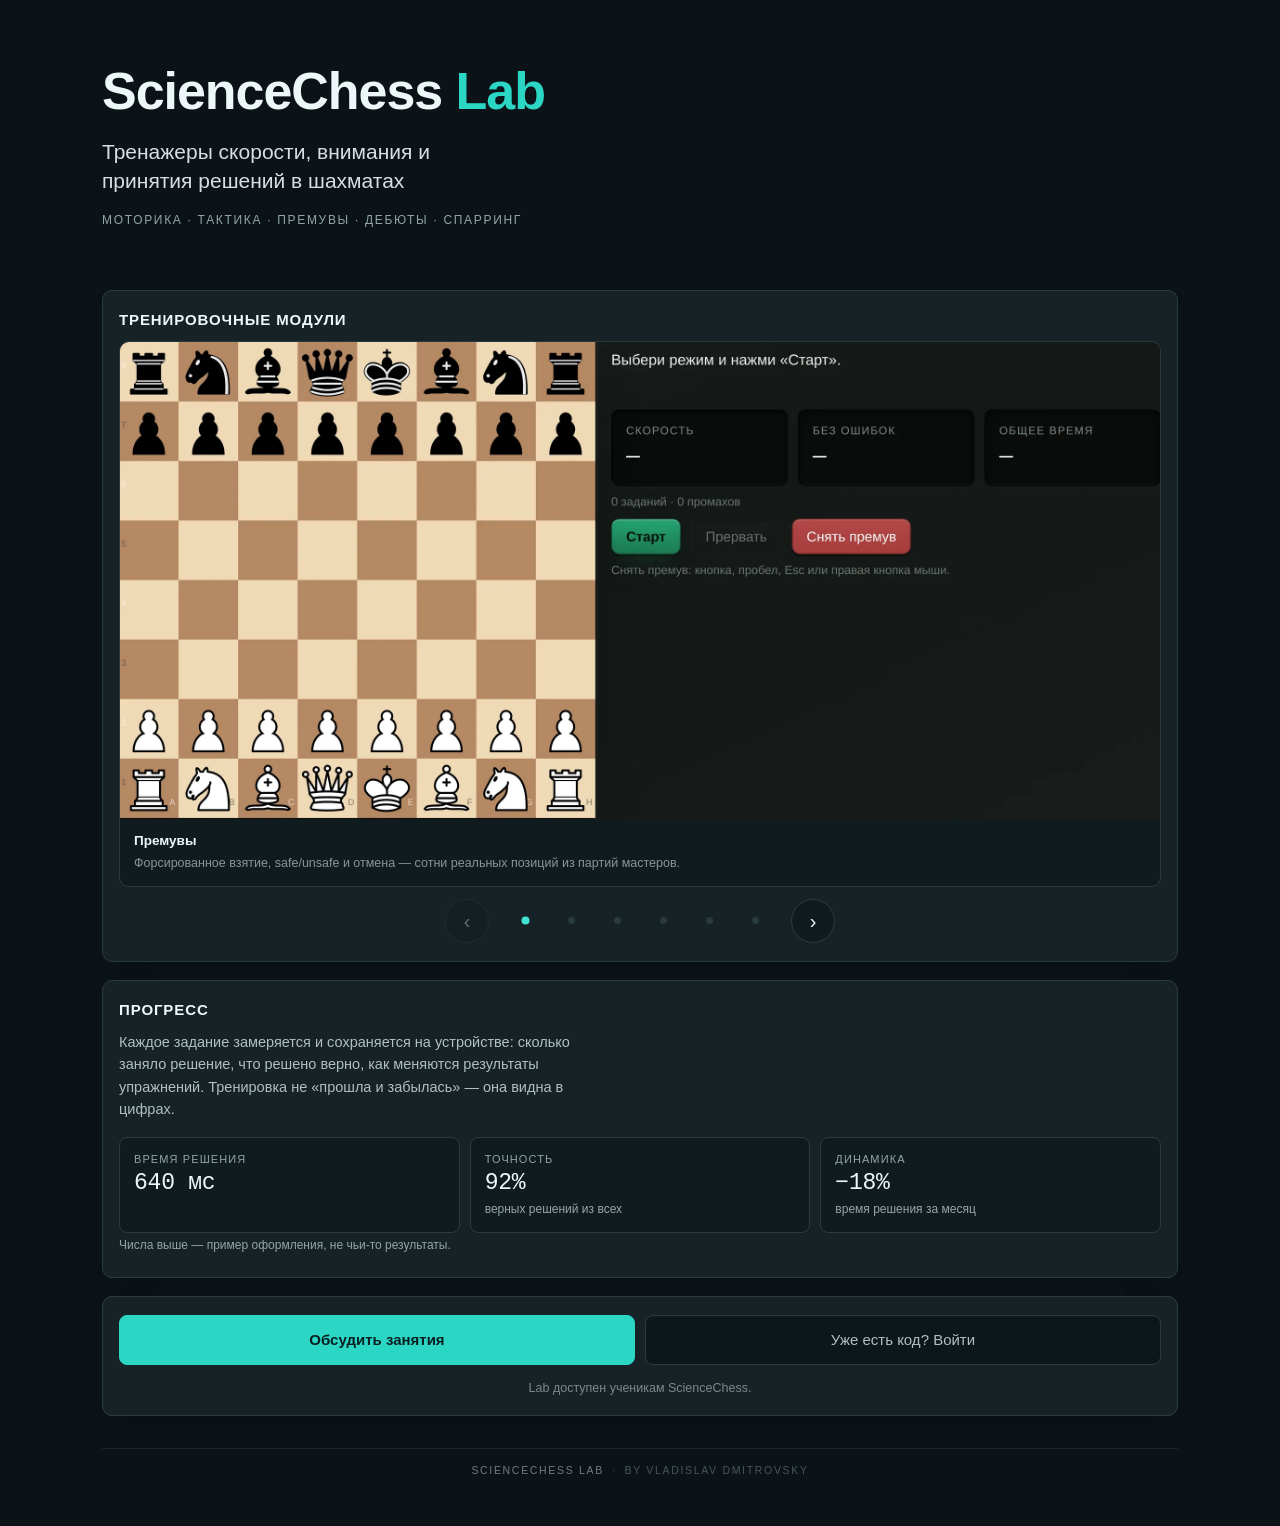
<file: lab/index.html>
<!doctype html>
<html lang="ru">
  <head>
    <meta charset="UTF-8" />
    <script src="./ui-theme.js"></script>
    <!-- Масштабирование пальцами разрешено намеренно: maximum-scale=1 и
         user-scalable=no запрещали зум даже там, где он реально нужен
         (мелкий текст, доска на маленьком экране) — доступность важнее
         косметической невозможности случайно отмасштабировать интерфейс. -->
    <meta name="viewport" content="width=device-width, initial-scale=1.0, viewport-fit=cover" />
    <meta name="theme-color" content="#161512" />
    <meta name="apple-mobile-web-app-capable" content="yes" />
    <meta name="apple-mobile-web-app-status-bar-style" content="black-translucent" />
    <meta name="apple-mobile-web-app-title" content="Chess Lab" />
    <link rel="icon" type="image/png" href="./icon-192.png" />
    <link rel="apple-touch-icon" href="./icon-192.png" />
    <title>ScienceChess Lab</title>
    <script type="module" crossorigin src="./assets/index-DAWzlZnY.js"></script>
    <link rel="stylesheet" crossorigin href="./assets/index-CS6i9L5t.css">
  <link rel="manifest" href="./manifest.webmanifest"></head>
  <body>
    <div id="app">
      <header id="brand">
        <span class="brand-name">ScienceChess <span class="brand-accent">Lab</span></span>
        <span class="brand-by">by Vladislav Dmitrovsky</span>
      </header>
      <nav id="tabs" aria-label="Основная навигация">
        <div class="tabs-row tabs-row--primary" id="tabs-primary">
          <div class="tabs-scroll" id="tabs-primary-scroll"></div>
        </div>
        <div class="tabs-row tabs-row--secondary" id="tabs-secondary" aria-label="Тренировки"></div>
      </nav>
      <main id="view"></main>
      <footer id="credit">
        <span class="credit-name">ScienceChess Lab</span>
        <span class="credit-sep" aria-hidden="true">·</span>
        <span class="credit-by">by Vladislav Dmitrovsky</span>
      </footer>
    </div>
  </body>
</html>
</file>
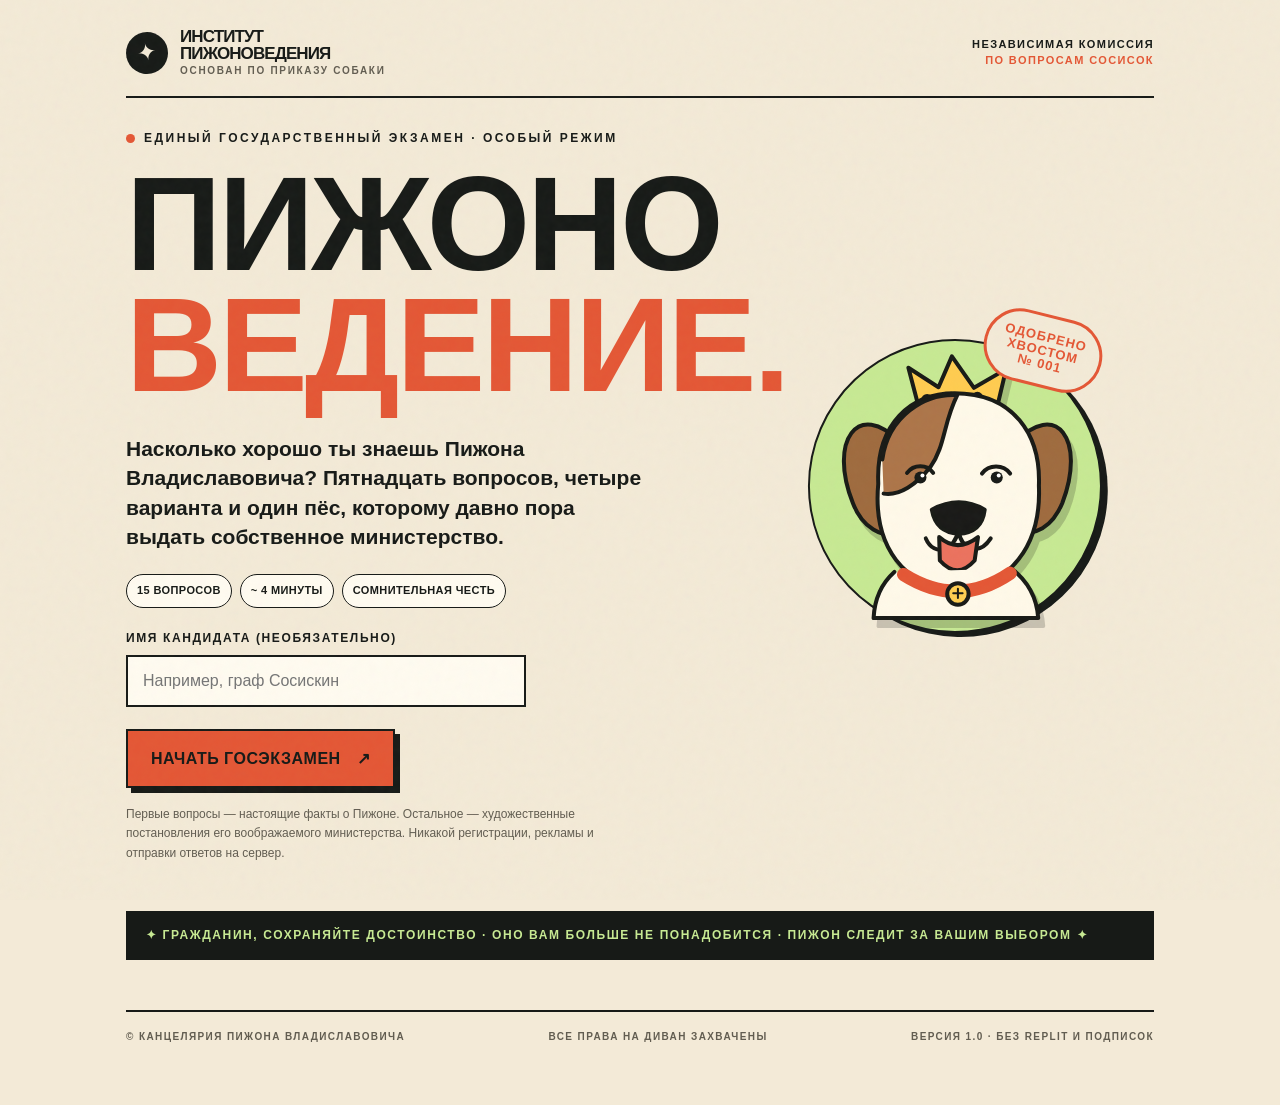
<file: pijon/index.html>
<!doctype html>
<html lang="ru">
<head>
<meta charset="utf-8">
<meta name="viewport" content="width=device-width, initial-scale=1, viewport-fit=cover">
<meta name="theme-color" content="#f3ead7">
<meta name="description" content="ПИЖОНОВЕДЕНИЕ. Нелепо серьёзный экзамен на право находиться в одном государстве с Пижоном Владиславовичем.">
<title>Пижоноведение · Государственный экзамен</title>
<style>
:root{--ink:#171a17;--paper:#f3ead7;--paper2:#fffbf0;--red:#e45735;--lime:#c7e993;--muted:#625d51;--line:#23231e;--shade:5px 5px 0 var(--ink)}*{box-sizing:border-box}html{scroll-behavior:smooth}body{margin:0;color:var(--ink);background:var(--paper);font-family:Arial,Helvetica,sans-serif;font-size:16px;line-height:1.45;overflow-x:hidden}body:before{content:"";pointer-events:none;position:fixed;inset:0;z-index:20;opacity:.13;background-image:url("data:image/svg+xml,%3Csvg viewBox='0 0 160 160' xmlns='http://www.w3.org/2000/svg'%3E%3Cfilter id='n'%3E%3CfeTurbulence type='fractalNoise' baseFrequency='.7' numOctaves='3' stitchTiles='stitch'/%3E%3C/filter%3E%3Crect width='100%25' height='100%25' filter='url(%23n)' opacity='.25'/%3E%3C/svg%3E")}button,input{font:inherit}button{cursor:pointer}button:focus-visible,input:focus-visible{outline:3px solid var(--red);outline-offset:4px}.shell{max-width:1080px;margin:auto;padding:28px 26px 60px}.mast{display:flex;align-items:center;justify-content:space-between;gap:14px;border-bottom:2px solid var(--ink);padding-bottom:18px}.seal{display:flex;align-items:center;gap:12px}.seal-icon{height:42px;width:42px;background:var(--ink);color:var(--paper);display:grid;place-items:center;border-radius:50%;font-size:23px;transform:rotate(-12deg)}.seal-name{font-weight:900;letter-spacing:-.9px;font-size:17px;line-height:1.02}.seal-sub{display:block;font:700 10px/1.5 Arial;letter-spacing:1.7px;color:var(--muted)}.gov{font-size:11px;font-weight:900;letter-spacing:1.4px;text-align:right;text-transform:uppercase}.gov em{display:block;color:var(--red);font-style:normal}.stage{min-height:540px;animation:appear .35s ease-out}@keyframes appear{from{opacity:.3;transform:translateY(10px)}to{opacity:1;transform:translateY(0)}}.eyebrow{display:flex;align-items:center;gap:9px;font-size:12px;font-weight:900;letter-spacing:2.5px;text-transform:uppercase;margin:32px 0 17px}.dot{height:9px;width:9px;background:var(--red);border-radius:100%;display:inline-block}.display{font-family:Impact,'Arial Narrow',Arial,sans-serif;font-weight:900;letter-spacing:-3px;text-transform:uppercase;line-height:.91;font-size:clamp(63px,10.5vw,133px);margin:0}.display span{display:block;color:var(--red)}.hero-layout{display:grid;grid-template-columns:1.15fr .85fr;align-items:center;gap:20px}.lead{font-size:clamp(17px,2vw,21px);line-height:1.4;max-width:520px;margin:28px 0 22px;font-weight:700}.info-pills{display:flex;flex-wrap:wrap;gap:8px;margin:22px 0}.pill{border:1.5px solid var(--ink);padding:8px 10px;border-radius:100px;font-weight:800;text-transform:uppercase;font-size:11px;letter-spacing:.4px;background:var(--paper2)}.hero-art{position:relative;min-height:380px;display:grid;place-items:center}.sun{position:absolute;width:min(100%,390px);aspect-ratio:1;border:2px solid var(--ink);background:var(--lime);border-radius:50%;box-shadow:var(--shade);transform:rotate(-10deg)}.dog{position:relative;width:min(100%,420px);z-index:1;filter:drop-shadow(5px 8px 0 rgba(25,25,20,.2));animation:bob 4s ease-in-out infinite}@keyframes bob{50%{transform:rotate(-3deg) translateY(-8px)}}.stamp{position:absolute;z-index:3;right:0;top:18px;transform:rotate(14deg);border:3px solid var(--red);color:var(--red);background:var(--paper);border-radius:100px;padding:13px 15px;text-align:center;font-size:13px;font-weight:900;line-height:1.05;text-transform:uppercase;letter-spacing:1px}.btn{border:2px solid var(--ink);background:var(--red);color:var(--ink);padding:16px 23px;min-height:56px;display:inline-flex;align-items:center;justify-content:center;gap:16px;font-weight:900;text-transform:uppercase;letter-spacing:.5px;box-shadow:var(--shade);transition:transform .12s,box-shadow .12s;text-decoration:none}.btn:hover{transform:translate(2px,2px);box-shadow:3px 3px 0 var(--ink)}.btn:active{transform:translate(5px,5px);box-shadow:none}.btn.dark{background:var(--ink);color:var(--paper2)}.btn.cream{background:var(--paper2)}.btn.wide{width:100%}.btn:disabled{opacity:.5;cursor:not-allowed}.input-wrap{max-width:400px;margin:16px 0 22px}.input-wrap label{font-size:12px;font-weight:900;text-transform:uppercase;letter-spacing:1.6px;display:block;margin-bottom:8px}.input-wrap input{border:2px solid var(--ink);background:var(--paper2);padding:14px 15px;width:100%;height:52px;border-radius:0;outline:none}.fineprint{font-size:12px;max-width:510px;color:var(--muted);line-height:1.6;margin-top:17px}.ticker{margin:36px 0 0;background:var(--ink);color:var(--lime);border:2px solid var(--ink);padding:14px 18px;font-size:12px;font-weight:900;text-transform:uppercase;letter-spacing:1.6px;white-space:normal}.quiz-top{display:flex;justify-content:space-between;align-items:baseline;gap:16px;margin-top:35px}.subtle{font-size:12px;color:var(--muted);font-weight:900;letter-spacing:1.4px;text-transform:uppercase}.counter{font:900 clamp(38px,6vw,58px)/1 Impact,Arial,sans-serif;letter-spacing:-1px}.counter small{font-size:.48em;color:var(--muted)}.progress{margin:15px 0 30px;width:100%;height:12px;border:2px solid var(--ink);background:var(--paper2);overflow:hidden}.progress-bar{height:100%;background:var(--red);transition:width .3s}.question-grid{display:grid;grid-template-columns:1fr 250px;gap:36px}.question-card{min-width:0}.question-type{font-size:12px;font-weight:900;letter-spacing:2px;text-transform:uppercase;color:var(--red);margin-bottom:17px}.question{font-size:clamp(29px,4.7vw,47px);font-weight:900;line-height:1.09;letter-spacing:-1.6px;margin:0 0 26px;max-width:740px}.choices{display:grid;gap:11px}.choice{border:2px solid var(--ink);background:var(--paper2);min-height:68px;width:100%;text-align:left;display:flex;align-items:center;gap:16px;padding:12px 16px;transition:background .15s,transform .15s;line-height:1.3;font-weight:750}.choice:not([disabled]):hover{background:var(--lime);transform:translateX(4px)}.choice b{border:2px solid var(--ink);height:34px;min-width:34px;display:grid;place-items:center;font-size:14px;font-weight:900;flex-shrink:0}.choice.correct{background:var(--lime)}.choice.wrong{background:#ffc6b6}.choice.dim{opacity:.46}.choice:disabled{cursor:default}.response{margin-top:18px;border:2px solid var(--ink);box-shadow:3px 3px 0 var(--ink);background:var(--lime);padding:17px 19px;animation:appear .22s}.response.nope{background:#fbd3c6}.response h3{font-weight:900;font-size:16px;letter-spacing:.8px;margin:0 0 5px;text-transform:uppercase}.response p{margin:0;line-height:1.5}.quiz-actions{display:flex;flex-wrap:wrap;justify-content:space-between;align-items:center;gap:15px;margin-top:23px}.back{border:0;background:transparent;font-size:13px;font-weight:900;text-decoration:underline;text-underline-offset:5px;color:var(--ink);padding:14px 0}.sidebar{border:2px solid var(--ink);background:#e7dfc9;height:max-content;padding:20px;transform:rotate(1deg);box-shadow:var(--shade)}.side-title{font-size:12px;font-weight:900;letter-spacing:1px;text-transform:uppercase;padding-bottom:11px;border-bottom:2px solid}.side-big{font-family:Impact,Arial,sans-serif;font-size:83px;letter-spacing:-3px;line-height:1;margin:14px 0}.side-caption{font-size:13px;color:var(--muted);font-weight:700}.side-badge{background:var(--ink);color:var(--paper);font-size:11px;line-height:1.4;font-weight:900;text-transform:uppercase;letter-spacing:1px;padding:12px;margin-top:25px}.result{padding-top:22px}.result-hero{display:grid;grid-template-columns:1.15fr .85fr;gap:30px;align-items:center}.result .display{font-size:clamp(55px,9.3vw,110px)}.score-line{font:900 clamp(70px,11vw,130px)/1 Impact,Arial,sans-serif;letter-spacing:-6px;margin:20px 0 6px}.score-line span{color:var(--red);font-size:.5em;letter-spacing:-2px}.rank{font-size:clamp(23px,4vw,37px);font-weight:900;line-height:1.1;letter-spacing:-.8px;margin:18px 0}.rank-info{font-size:18px;line-height:1.55;font-weight:650;max-width:600px}.result-stamp{font-weight:900;text-align:center;background:var(--lime);border:3px solid var(--ink);padding:35px 18px;box-shadow:var(--shade);transform:rotate(3deg)}.result-stamp .medal{font-size:100px;line-height:1.3}.result-stamp p{font-weight:900;letter-spacing:1.7px;font-size:12px;text-transform:uppercase}.result-actions{display:flex;flex-wrap:wrap;gap:15px;margin-top:26px}.breakdown{border-top:2px solid;margin-top:47px;padding-top:20px}.breakdown h3{font-weight:900;letter-spacing:-1px;font-size:27px}.break-item{display:flex;gap:12px;padding:11px 0;border-bottom:1px solid rgba(0,0,0,.2);font-size:14px}.break-item .symbol{font-size:20px;width:25px;flex:0 0 25px}.foot{display:flex;justify-content:space-between;gap:22px;border-top:2px solid var(--ink);margin-top:50px;padding-top:18px;font-weight:900;font-size:10px;letter-spacing:1.4px;text-transform:uppercase;color:var(--muted)}.toast{position:fixed;bottom:22px;left:50%;transform:translateX(-50%);background:var(--ink);color:var(--paper2);font-weight:800;font-size:14px;padding:14px 20px;box-shadow:var(--shade);z-index:50;max-width:90vw;text-align:center}.confetti{pointer-events:none;position:fixed;inset:0;overflow:hidden;z-index:30}.confetti i{position:absolute;width:8px;height:17px;top:-30px;opacity:.95;animation:fall var(--dur) linear forwards;transform:rotate(var(--angle));background:var(--color)}@keyframes fall{to{transform:translate(var(--drift),105vh) rotate(940deg);opacity:0}}@media(max-width:780px){.shell{padding:18px 18px 45px}.hero-layout,.result-hero{grid-template-columns:1fr}.hero-art{grid-row:1;min-height:260px}.hero-art .sun{width:250px}.dog{width:280px}.stamp{right:5%;top:0}.display{font-size:clamp(57px,12vw,95px)}.hero-copy{grid-row:2}.lead{margin-top:22px}.quiz-top{margin-top:25px}.question-grid{grid-template-columns:1fr;gap:15px}.sidebar{display:none}.question{font-size:clamp(28px,7.5vw,44px)}.result-stamp{max-width:300px;margin:auto;width:100%;grid-row:1}.result .display{font-size:clamp(54px,11.5vw,98px)}.result-actions .btn{flex:1}.ticker{margin-top:28px}.gov{font-size:9px}.foot{flex-wrap:wrap}.quiz-actions .btn{min-width:170px}}@media(prefers-reduced-motion:reduce){*,*:before,*:after{scroll-behavior:auto!important;animation:none!important;transition:none!important}}
</style>
</head>
<body>
<div class="shell"><header class="mast"><div class="seal"><div class="seal-icon" aria-hidden="true">✦</div><div><div class="seal-name">ИНСТИТУТ<br>ПИЖОНОВЕДЕНИЯ</div><span class="seal-sub">ОСНОВАН ПО ПРИКАЗУ СОБАКИ</span></div></div><div class="gov">НЕЗАВИСИМАЯ КОМИССИЯ<em>ПО ВОПРОСАМ СОСИСОК</em></div></header><main id="app" aria-live="polite"></main><footer class="foot"><span>© Канцелярия Пижона Владиславовича</span><span>Все права на диван захвачены</span><span>Версия 1.0 · Без Replit и подписок</span></footer></div>
<script>
/* РЕДАКТОР КОНТЕНТА: меняйте тексты, ответы (correct: 0..3) и реплики здесь. */
const QUESTIONS = [
{type:'ФАКТ ИЗ БИОГРАФИИ',q:'Кем по породе является Пижон Владиславович, если отбросить его императорские претензии?',a:['Джек-рассел-терьером','Кавказской овчаркой в командировке','Карликовым директором ЖЭКа','Бельгийской королевской сосиской'],correct:0,ok:'В документах значится джек-рассел. В душе — верховный главнокомандующий диванными войсками.',no:'Порода официально известна. Мегаломания в родословную, к сожалению, не вписывается.'},
{type:'ФАКТ ИЗ БИОГРАФИИ',q:'Когда родился этот маленький исторический катаклизм?',a:['1 января 2024 года','15 февраля 2025 года','12 июня 2026 года','В день падения Римской империи'],correct:1,ok:'15 февраля 2025 года. Человечество не заметило смены эпох, зато диван уже начал тревожиться.',no:'Историческая дата — 15 февраля 2025. Запишите, прежде чем вас лишат права подавать корм.'},
{type:'ФАКТ ИЗ БИОГРАФИИ',q:'Как звучит полное официальное имя субъекта данного расследования?',a:['Пётр Джекрасселевич','Пижон Владиславович','Сэр Гавриил Колбасов','Геннадий Пятнистый'],correct:1,ok:'Пижон Владиславович. Отчество не наследуется. Оно назначается сверху, точнее — с дивана.',no:'Пижон Владиславович. Неверно оформленные документы отправляются на обнюхивание.'},
{type:'ФАКТ ИЗ БИОГРАФИИ',q:'Что Пижон реально любит делать на прогулках, заставляя человека пересмотреть понятие свободы?',a:['Медитировать, созерцая лужайку','Тянуть поводок и оставлять метки','Двигаться исключительно рядом по уставу','Писать философские трактаты на коре берёзы'],correct:1,ok:'Тянет и метит. Для него прогулка — это передел границ и тест прочности твоего плеча.',no:'В реальной биографии фигурируют тяга поводка и метки. Стоицизм пока не зарегистрирован.'},
{type:'ФАКТ ИЗ БИОГРАФИИ',q:'Какая гастрономическая привычка Пижона заставляет хозяина сканировать тротуар, словно сапёра?',a:['Отказ от еды после 18:00','Подбирание подозрительной еды с земли','Любовь к петрушке в белом соусе','Требование меню на латыни'],correct:1,ok:'Подбирает с земли. Концепция «пищевой безопасности» для него звучит как буржуазная ересь.',no:'Главная проблема — подбирание с земли. Остальное пока не подтверждено ветеринарной разведкой.'},
{type:'САТИРИЧЕСКАЯ РЕКОНСТРУКЦИЯ',q:'Пижон видит холодильник. Что это, по его конституции?',a:['Холодильный агрегат класса А','Хранилище народных сосисок, незаконно захваченное человеком','Нейтральная полоса между кухней и коридором','Место, где живёт снеговик'],correct:1,ok:'Национализация холодильника объявлена. Хозяину оставлен один огурец и чувство вины.',no:'Верный ответ — народное достояние. Холодильник уже внесён в реестр стратегических сосисок.'},
{type:'САТИРИЧЕСКАЯ РЕКОНСТРУКЦИЯ',q:'Во время ужина хозяин не делится едой. Каков первый шаг операции «Человеческая совесть»?',a:['Уважительно отойти и заняться чтением Канта','Начать неподвижно смотреть так, будто в семье совершено военное преступление','Вызвать официанта и оплатить счёт','Попросить взаймы соль'],correct:1,ok:'Гипноз включён. Через 11 секунд хозяин начинает оправдываться перед собакой, которая не платит за квартиру.',no:'Пижоновская дипломатия начинается со взгляда, от которого даже Ницше отдал бы котлету.'},
{type:'САТИРИЧЕСКАЯ РЕКОНСТРУКЦИЯ',q:'Как Пижон понимает фразу «мы идём гулять»?',a:['«Сейчас я культурно пройдусь»','«Мне выделили человека-тягач и доступ к спорной территории»','«Надо проверить прогноз осадков»','«Иду на заседание ассоциации пуделей»'],correct:1,ok:'Человек в этой системе — не гражданин. Он лишь двухногая рукоятка от поводка.',no:'В политической теории Пижона поводок — средство управления персоналом.'},
{type:'САТИРИЧЕСКАЯ РЕКОНСТРУКЦИЯ',q:'В 03:17 обнаружена подозрительная лужа. Как называется событие в официальном бюллетене?',a:['«Влажный государственный переворот»','«Метеорологическая аномалия Сахары»','«Реконструкция Невского проспекта»','«Фестиваль чистой плитки»'],correct:0,ok:'Переворот состоялся. Сухая прихожая капитулировала, историки пребывают в слезах.',no:'В официальном летописании это «Влажный государственный переворот». Без права на обжалование.'},
{type:'САТИРИЧЕСКАЯ РЕКОНСТРУКЦИЯ',q:'Хозяин пытается поспать подольше. Какая у Пижона реакция на эту антигосударственную диверсию?',a:['Самостоятельно закрыть дверь и выключить свет','Объявить внеплановое заседание у кровати с применением мокрого носа','Отправить хозяину дипломатическую ноту','Пожелать спокойных снов через SMS'],correct:1,ok:'Комиссия по пробуждению приступила к работе. Сон граждан отменён в интересах морды.',no:'Спать может лишь тот, кому выдано разрешение пижоновской канцелярии.'},
{type:'САТИРИЧЕСКАЯ РЕКОНСТРУКЦИЯ',q:'Во дворе появился ещё один кобель. Какова наиболее вероятная политическая риторика Пижона?',a:['«Мировой рынок допускает свободную конкуренцию»','«Кто разрешил тебе обнюхивать мою геополитическую сферу влияния?»','«Добро пожаловать, господин аудитор»','«Я не интересуюсь земельными вопросами»'],correct:1,ok:'Международный кризис начался на уровне столба. Совет безопасности обнюхивает ситуацию.',no:'Пижоновский суверенитет начинается там, где кончается чужое терпение.'},
{type:'САТИРИЧЕСКАЯ РЕКОНСТРУКЦИЯ',q:'Пижон услышал шуршание пакета. Каков его следующий карьерный шаг?',a:['Остаться младшим аналитиком дивана','Назначить себя главным инспектором пакетов и немедленно прибыть на место','Записаться на онлайн-курсы упаковки','Передать полномочия комнатному растению'],correct:1,ok:'Инспектор уже прибыл. Юрисдикция распространяется на кухню, спальню и пакеты случайных прохожих.',no:'Шуршание автоматически открывает вакансию главного инспектора, которую Пижон занимает без конкурса.'},
{type:'САТИРИЧЕСКАЯ РЕКОНСТРУКЦИЯ',q:'Если бы Пижон преподавал философию, какой тезис стал бы первым?',a:['«Я мыслю, следовательно, существую»','«Меня кормят, следовательно, мир ещё не совсем прогнил»','«Бытие определяет небытие»','«Счастье есть отсутствие любых запахов»'],correct:1,ok:'Декарт уничтожен одним мисочным силлогизмом. Истина лежит на дне кормушки.',no:'Фундамент пижоновской метафизики — не сознание, а регулярность поставок еды.'},
{type:'САТИРИЧЕСКАЯ РЕКОНСТРУКЦИЯ',q:'Что означает команда «Ко мне!» в переводе с человеческого на пижоновский?',a:['Приказ, подлежащий немедленному исполнению','Необязательное предложение, которое рассмотрят после изучения куста','Сигнал к началу шахматной партии','Просьба принести тапочки'],correct:1,ok:'Обращение зарегистрировано. Срок рассмотрения — от пяти секунд до следующей геологической эпохи.',no:'Команда носит рекомендательный характер. Решение принимает куст, а не человек.'},
{type:'ФИНАЛЬНЫЙ ГОСЭКЗАМЕН',q:'Чем на самом деле заканчивается любая попытка установить справедливый порядок в доме Пижона?',a:['Единогласно принятым семейным уставом','Торжественным признанием: квартира принадлежит Пижону, люди находятся на временной передержке','Передачей власти пылесосу','Созданием общества равных прав тапочек'],correct:1,ok:'Вы постигли высший закон пижоноведения: собственность — фикция, пока у неё есть лапы и наглая морда.',no:'Неверно. Жильцы — временные сотрудники, а квартира давно приватизирована хвостом.'}
];
const RANKS=[
{min:0,max:2,name:'ПОСТОРОННИЙ У ПОМОЙКИ ПИЖОНОВСКОЙ ИМПЕРИИ',desc:'Ты явился на собачий экзамен с уровнем подготовки ржавого ершика. Пижон потребовал проверить, не проник ли в комиссию переодетый пылесос.',symbol:'🧻'},
{min:3,max:5,name:'МЛАДШИЙ ПОДМЕТАЛЬЩИК СОБАЧЬЕГО ДВОРЦА',desc:'Некоторое знание заметно, но пока тебя допускают лишь к церемониальному выносу пакетов. Высшая мысль Пижона проходит мимо, как маршрутка в снегопад.',symbol:'🧹'},
{min:6,max:8,name:'УЧАСТКОВЫЙ ПИЖОНОВЕД НА ПОЛСТАВКИ',desc:'Ты способен отличить Пижона от табуретки и даже распознаёшь угрозу холодильнику. В придворном архиве открыли на тебя папку «условно вменяем».',symbol:'📋'},
{min:9,max:11,name:'КАНДИДАТ СОБАЧЬИХ НАУК',desc:'Диссертация на тему «Мокрый нос как инструмент государственного давления» почти защищена. Осталось убедить академсовет, что лужа — это политический жест.',symbol:'🎓'},
{min:12,max:13,name:'ПРИДВОРНЫЙ ИДЕОЛОГ ПИЖОНИЗМА',desc:'Ты читаешь геополитику каждого куста и понимаешь, почему пакет шуршит громче голоса разума. Тебе разрешено стоять рядом с миской, но не есть из неё.',symbol:'🏅'},
{min:14,max:15,name:'ВЕРХОВНЫЙ ЖРЕЦ ПИЖОНОВСКОЙ ЦИВИЛИЗАЦИИ',desc:'Твой разум пережил все пятнадцать испытаний. Пижон подписал указ: «Этого двуногого пока не выселять». Более высокой награды человечество не получало.',symbol:'👑'}
];
const STORAGE='pijonovedenie-v1';
let state={screen:'home',index:0,answers:Array(QUESTIONS.length).fill(null),name:''};
try{const prev=JSON.parse(localStorage.getItem(STORAGE));if(prev && ['home','quiz','result'].includes(prev.screen) && Array.isArray(prev.answers)&&prev.answers.length===QUESTIONS.length){state={...state,...prev};state.index=Math.max(0,Math.min(QUESTIONS.length-1,Number(state.index)||0));}}catch(e){}
const $=id=>document.getElementById(id);
const app=$('app');
function save(){try{localStorage.setItem(STORAGE,JSON.stringify(state))}catch(e){}}
function h(s){return String(s??'').replace(/[&<>"']/g,c=>({'&':'&amp;','<':'&lt;','>':'&gt;','"':'&quot;',"'":'&#39;'}[c]))}
function score(){return state.answers.reduce((total,a,i)=>total+(a===QUESTIONS[i].correct?1:0),0)}
function dog(){return `<svg class="dog" viewBox="0 0 440 440" role="img" aria-label="Весёлый рисунок джек-рассел-терьера Пижона в короне" xmlns="http://www.w3.org/2000/svg"><g stroke="#181a16" stroke-width="6" stroke-linejoin="round" stroke-linecap="round"><path d="M170 119 150 43 195 72 215 26 248 73 296 45 278 121" fill="#ffcc50"/><circle cx="214" cy="89" r="7" fill="#e45735"/><circle cx="178" cy="91" r="6" fill="#e45735"/><circle cx="253" cy="88" r="6" fill="#e45735"/><path d="M137 154C75 90 30 152 67 245c14 36 42 55 77 45M308 156c63-67 108-5 72 89-16 38-39 47-73 46" fill="#9f6b3e"/><path d="M105 216c-4-91 50-135 114-135 88 0 129 62 126 138 4 92-45 150-122 159-77-8-127-65-118-162Z" fill="#fff9e9"/><path d="M111 180c9-65 64-99 112-96-21 42-18 76-40 107-20 26-47 44-70 40" fill="#ad7549"/><path d="M148 200c10-13 30-13 39 0" fill="none"/><path d="M260 201c10-14 32-14 42 0" fill="none"/><circle cx="168" cy="207" r="9" fill="#171a17" stroke="none"/><circle cx="282" cy="207" r="9" fill="#171a17" stroke="none"/><circle cx="171" cy="204" r="3" fill="white" stroke="none"/><circle cx="285" cy="204" r="3" fill="white" stroke="none"/><path d="M185 255q41-22 79 0-4 34-39 36-34-2-40-36Z" fill="#191917"/><path d="M224 286c-3 28-35 42-48 12m49-11c5 29 31 37 48 11" fill="none"/><path d="M196 296q27 24 58 0l-5 35q-26 29-52 0Z" fill="#eb725e"/><path d="M129 348q-29 26-31 69h246q-3-46-40-74" fill="#fff9e9"/><path d="M143 352q81 51 159-2" fill="none" stroke="#e45735" stroke-width="20"/><circle cx="224" cy="381" r="16" fill="#ffce51"/><path d="M217 380h14m-7-7v14" stroke-width="3"/></g></svg>`}
function renderHome(){app.innerHTML=`<section class="stage hero-layout"><div class="hero-copy"><div class="eyebrow"><span class="dot"></span>Единый государственный экзамен · Особый режим</div><h1 class="display">ПИЖОНО<span>ВЕДЕНИЕ.</span></h1><p class="lead">Насколько хорошо ты знаешь Пижона Владиславовича? Пятнадцать вопросов, четыре варианта и один пёс, которому давно пора выдать собственное министерство.</p><div class="info-pills"><span class="pill">15 вопросов</span><span class="pill">~ 4 минуты</span><span class="pill">Сомнительная честь</span></div><div class="input-wrap"><label for="name">Имя кандидата (необязательно)</label><input id="name" placeholder="Например, граф Сосискин" maxlength="30" value="${h(state.name)}"></div><button class="btn" id="start">НАЧАТЬ ГОСЭКЗАМЕН <span aria-hidden="true">↗</span></button><p class="fineprint">Первые вопросы — настоящие факты о Пижоне. Остальное — художественные постановления его воображаемого министерства. Никакой регистрации, рекламы и отправки ответов на сервер.</p></div><div class="hero-art"><div class="sun"></div>${dog()}<div class="stamp">ОДОБРЕНО<br>ХВОСТОМ<br>№ 001</div></div></section><div class="ticker">✦ Гражданин, сохраняйте достоинство · Оно вам больше не понадобится · Пижон следит за вашим выбором ✦</div>`;$('name').addEventListener('input',e=>{state.name=e.target.value;save()});$('start').onclick=()=>{state.screen='quiz';state.index=0;save();render();};}
function renderQuiz(){const q=QUESTIONS[state.index],ans=state.answers[state.index],answered=ans!==null;const done=state.answers.filter(x=>x!==null).length;app.innerHTML=`<section class="stage"><div class="quiz-top"><div><div class="subtle">Аттестационное дело № 001 · ${h(state.name||'анонимный двуногий')}</div><div class="counter">${String(state.index+1).padStart(2,'0')} <small>/ ${QUESTIONS.length}</small></div></div><div class="subtle">В деле: ${done} / ${QUESTIONS.length}</div></div><div class="progress" role="progressbar" aria-valuenow="${state.index+1}" aria-valuemin="1" aria-valuemax="${QUESTIONS.length}"><div class="progress-bar" style="width:${100*(state.index+1)/QUESTIONS.length}%"></div></div><div class="question-grid"><div class="question-card"><div class="question-type">${h(q.type)} · Вопрос ${state.index+1}</div><h2 class="question">${h(q.q)}</h2><div class="choices">${q.a.map((label,i)=>{let cl='choice';if(answered){if(i===q.correct)cl+=' correct';else if(i===ans)cl+=' wrong';else cl+=' dim';}return `<button class="${cl}" type="button" data-choice="${i}" ${answered?'disabled':''}><b>${'АБВГ'[i]}</b><span>${h(label)}</span></button>`}).join('')}</div>${answered?`<div class="response ${ans===q.correct?'':'nope'}" role="status"><h3>${ans===q.correct?'✓ Комиссия одобряет':'✗ Позор в личное дело'}</h3><p>${h(ans===q.correct?q.ok:q.no)}</p></div>`:''}<div class="quiz-actions"><button class="back" id="back">← ${state.index===0?'На главную':'Предыдущий вопрос'}</button><button class="btn dark" id="next" ${!answered?'disabled':''}>${state.index===QUESTIONS.length-1?'ВЫНЕСТИ ПРИГОВОР':'СЛЕДУЮЩИЙ ВОПРОС'} ↗</button></div></div><aside class="sidebar"><div class="subtle">Внутренний протокол</div><div class="side-big">${String(score()).padStart(2,'0')}</div><div class="side-caption">Заслуженных баллов. Пижон сохраняет право на пересмотр.</div><div class="side-badge">«Экзаменуемый признаётся условно разумным до вынесения результата»</div></aside></div></section>`;document.querySelectorAll('[data-choice]').forEach(b=>b.onclick=()=>{const i=Number(b.dataset.choice);state.answers[state.index]=i;save();render();});$('back').onclick=()=>{if(state.index===0){state.screen='home'}else{state.index--}save();render()};$('next').onclick=()=>{if(state.answers[state.index]===null)return;if(state.index===QUESTIONS.length-1){state.screen='result'}else{state.index++}save();render();if(state.screen==='result')celebrate()};}
function renderResult(){const s=score(),rank=RANKS.find(r=>s>=r.min&&s<=r.max)||RANKS[0];app.innerHTML=`<section class="stage result"><div class="eyebrow"><span class="dot"></span>Секретный указ опубликован</div><div class="result-hero"><div><h1 class="display">ВЕРДИКТ<span>ВЫНЕСЕН.</span></h1><div class="subtle">${h(state.name||'Уважаемый безымянный субъект')}, ваше дело рассмотрено</div><div class="score-line">${s}<span> / ${QUESTIONS.length}</span></div><div class="rank">${h(rank.name)}</div><p class="rank-info">${h(rank.desc)}</p><div class="result-actions"><button class="btn" id="share">ПОДЕЛИТЬСЯ ПОЗОРОМ ↗</button><button class="btn cream" id="restart">ПРОЙТИ СНОВА ↻</button></div></div><div class="result-stamp"><div class="medal">${rank.symbol}</div><p>Министерство Пижона<br>удостоверяет результат</p><div style="font:900 44px Impact,Arial,sans-serif">${s} / ${QUESTIONS.length}</div><p>Печать поставлена мокрым носом</p></div></div><div class="breakdown"><h3>РАССЕКРЕЧЕННЫЙ ПРОТОКОЛ</h3>${QUESTIONS.map((q,i)=>`<div class="break-item"><span class="symbol">${state.answers[i]===q.correct?'✓':'✗'}</span><span>${h(q.q)}</span></div>`).join('')}</div></section>`;$('restart').onclick=()=>{state={screen:'home',index:0,answers:Array(QUESTIONS.length).fill(null),name:state.name};save();render()};$('share').onclick=()=>shareResult(s,rank)}
async function shareResult(s,rank){const text=`Я прошёл государственный экзамен по пижоноведению: ${s}/${QUESTIONS.length}. Мой титул: «${rank.name}». А ты выдержишь встречу с Пижоном Владиславовичем?`;const url=location.protocol==='http:'||location.protocol==='https:'?location.href.split('#')[0]:'';try{if(navigator.share&&url){await navigator.share({title:'Пижоноведение',text,url});return}}catch(e){if(e.name==='AbortError')return}try{await navigator.clipboard.writeText(text+(url?'\n'+url:''));toast('Результат скопирован. Пижон доволен.')}catch(e){const box=document.createElement('textarea');box.value=text+(url?'\n'+url:'');document.body.appendChild(box);box.select();try{document.execCommand('copy');toast('Результат скопирован.')}catch(e){toast('Скопируйте результат вручную.')}box.remove()}}
function toast(text){document.querySelector('.toast')?.remove();const el=document.createElement('div');el.className='toast';el.setAttribute('role','status');el.textContent=text;document.body.append(el);setTimeout(()=>el.remove(),2900)}
function celebrate(){if(window.matchMedia('(prefers-reduced-motion: reduce)').matches)return;const c=document.createElement('div');c.className='confetti';for(let i=0;i<48;i++){const bit=document.createElement('i');bit.style.cssText=`left:${Math.random()*100}%;--dur:${3+Math.random()*2}s;--angle:${Math.random()*360}deg;--drift:${(Math.random()-.5)*280}px;--color:${['#e45735','#c7e993','#ffcf4c','#171a17'][i%4]};animation-delay:${Math.random()*.8}s`;c.append(bit)}document.body.append(c);setTimeout(()=>c.remove(),6000)}
function render(){if(state.screen==='quiz')renderQuiz();else if(state.screen==='result'&&state.answers.every(a=>a!==null))renderResult();else renderHome();window.scrollTo({top:0,behavior:'instant'})}
window.addEventListener('keydown',e=>{if(state.screen!=='quiz'||state.answers[state.index]!==null||e.altKey||e.metaKey||e.ctrlKey||e.target.tagName==='INPUT')return;const n=Number(e.key);if(n>=1&&n<=4){document.querySelector(`[data-choice="${n-1}"]`)?.click()}});
render();
</script>
</body></html>
</file>
<file: lab/assets/index-CS6i9L5t.css>
.mathlab{--ml-teal:#3bd0ba;--ml-amber:#efb558;--ml-line:#3b5550;--ml-bg:#10221f;max-width:1050px;color:var(--fg-strong);margin:0 auto;padding-bottom:24px}.mathlab *{min-width:0}.mathlab h1{margin:16px 0 24px;font-size:clamp(27px,4vw,36px)}.mathlab h2{letter-spacing:0;text-transform:none;font-size:21px}.mathlab h3{margin:0 0 12px;font-size:17px;font-weight:500}.mathlab p{line-height:1.6}.mathlab .ml-eyebrow{color:var(--ml-teal);letter-spacing:.12em;margin-bottom:0}.mathlab .ml-intro{max-width:50ch;color:var(--fg);font-size:18px}.mathlab .ml-cards{grid-template-columns:repeat(2,minmax(0,1fr));gap:18px;margin:28px 0;display:grid}.mathlab .ml-card{border:1px solid var(--ml-line);background:var(--panel);color:inherit;border-radius:14px;flex-direction:column;align-items:flex-start;padding:26px;text-decoration:none;transition:border-color .15s;display:flex}.mathlab .ml-card:hover{border-color:var(--ml-teal)}.mathlab .ml-symbol{letter-spacing:.1em;color:var(--ml-teal);min-height:44px;font-size:28px;font-weight:600}.mathlab .ml-card:nth-child(2n) .ml-symbol{color:var(--ml-amber)}.mathlab .ml-card h2{margin:16px 0 0}.mathlab .ml-card p{color:var(--fg);margin-bottom:24px}.mathlab .ml-card-link{color:var(--ml-teal);margin-top:auto}.mathlab .ml-panel{border:1px solid var(--border);background:var(--panel);border-radius:14px;margin:20px 0;padding:24px}.mathlab summary{cursor:pointer;align-content:center;min-height:44px;font-size:18px;display:list-item}.mathlab .ml-fields{border:0;grid-template-columns:repeat(auto-fit,minmax(185px,1fr));align-items:end;gap:18px;margin:0;padding:20px 0 0;display:grid}.mathlab .ml-field{color:var(--fg);flex-direction:column;gap:8px;font-size:15px;display:flex}.mathlab input,.mathlab select{font:inherit;border:1px solid var(--ml-line);background:var(--well);min-height:46px;color:var(--fg-strong);border-radius:8px;width:100%;padding:10px}.mathlab input[type=checkbox]{width:26px;height:26px;min-height:26px;accent-color:var(--ml-teal)}.mathlab input[type=range]{width:100%;min-height:52px;accent-color:var(--ml-teal);cursor:ew-resize;padding:0}.mathlab .btn{white-space:normal;min-height:46px;box-shadow:none;background:var(--panel2);border:1px solid var(--ml-line);padding:10px 16px;font-size:16px}.mathlab .ml-primary{color:#fff;background:#116659;border-color:#329a88}.mathlab button:disabled{opacity:.45;cursor:default}.mathlab :focus-visible{outline:3px solid var(--ml-amber);outline-offset:4px}.mathlab [hidden]{display:none!important}.mathlab .ml-back{min-height:44px;color:var(--ml-teal);align-items:center;text-decoration:none;display:inline-flex}.mathlab .ml-actions{flex-wrap:wrap;align-items:center;gap:12px;margin-top:22px;display:flex}.mathlab .ml-number-choices{flex-wrap:wrap;gap:6px;display:flex}.mathlab .ml-number-choices .btn{min-width:44px;padding:8px}.mathlab [aria-pressed=true]{border-color:var(--ml-teal);background:var(--ml-bg)}.mathlab .ml-progress{color:var(--ml-teal);font-variant-numeric:tabular-nums;margin:0 0 12px}.mathlab .ml-equation{text-align:center;font-variant-numeric:tabular-nums;overflow-wrap:anywhere;margin:24px 0 30px;font-size:clamp(28px,5vw,48px);font-weight:600;line-height:1.4}.mathlab .ml-instruction{color:var(--fg);margin:16px 0;font-size:17px}.mathlab .ml-answer-form{flex-wrap:wrap;justify-content:center;align-items:flex-end;gap:14px;margin-top:24px;display:flex}.mathlab .ml-answer-field{flex-direction:column;flex:120px;gap:8px;max-width:210px;display:flex}.mathlab .ml-answer-field input{text-align:center;min-width:70px;font-size:27px}.mathlab .ml-feedback{font-size:19px}.mathlab .ml-correct{color:var(--ml-teal);animation:.18s ease-out ml-appear}.mathlab .ml-retry{color:var(--ml-amber)}.mathlab .ml-muted{color:var(--fg);font-size:14px}.mathlab .ml-stats{grid-template-columns:repeat(auto-fit,minmax(120px,1fr));gap:12px;display:grid}.mathlab .ml-stat{background:var(--well);border:1px solid var(--border);border-radius:10px;flex-direction:column;gap:10px;padding:18px;display:flex}.mathlab .ml-stat span{color:var(--fg)}.mathlab .ml-stat strong{font-size:27px}.mathlab .ml-history{padding:0;list-style:none}.mathlab .ml-history li{border-bottom:1px solid var(--border);flex-wrap:wrap;justify-content:space-between;gap:10px;padding:15px 0;display:flex}.mathlab .ml-history li span{color:var(--fg);font-size:14px}.mathlab .ml-frame{border:2px solid var(--ml-line);background:var(--well);border-radius:12px;grid-template-rows:repeat(2,1fr);grid-template-columns:repeat(5,minmax(0,1fr));gap:7px;width:100%;max-width:420px;margin:20px auto;padding:10px;display:grid}.mathlab .ml-cell{aspect-ratio:1;background:0 0;border:1px solid #52665f;border-radius:7px;justify-content:center;align-items:center;min-height:0;padding:0;display:flex;position:relative}.mathlab button.ml-cell{touch-action:manipulation;opacity:1;cursor:pointer;width:100%}.mathlab button.ml-cell.ml-amber{touch-action:none}.mathlab button.ml-cell:disabled{cursor:default}.mathlab .ml-ball{aspect-ratio:1;background:var(--ml-teal);border:2px solid #c1f8ed;border-radius:50%;width:66%;display:block}.mathlab .ml-amber .ml-ball{background:var(--ml-amber);border:3px double #51360c}.mathlab .ml-teal .ml-ball{background:var(--ml-teal)}.mathlab .ml-boxes{grid-template-columns:repeat(2,minmax(0,1fr));gap:24px;display:grid}.mathlab .ml-boxes h3{text-align:center}.mathlab .ml-full{border-color:var(--ml-teal);transition:border-color .18s}.mathlab .ml-cell.ml-selected{outline:3px solid var(--ml-amber);outline-offset:1px}.mathlab .ml-cell.ml-drop-target{border-color:var(--ml-teal);outline:2px solid var(--ml-teal);background:#19564d}.mathlab .ml-drag-ghost{z-index:10000;pointer-events:none;justify-content:center;align-items:center;width:42px;height:42px;display:flex;position:fixed;transform:translate(-50%,-50%)}.mathlab .ml-drag-ghost .ml-ball{width:100%}.mathlab .ml-parts{justify-content:center;gap:6px;margin:28px 0;display:flex}.mathlab .ml-part{aspect-ratio:1;border:1px solid var(--ml-line);border-radius:6px;flex:1;justify-content:center;align-items:center;max-width:60px;display:flex}.mathlab .ml-whole-picker{justify-content:center;align-items:center;gap:15px;display:flex}.mathlab .ml-whole-picker label{max-width:140px}.mathlab .ml-whole-picker button{min-width:46px;font-size:24px}.mathlab .ml-legend{color:var(--fg);text-align:center;margin:8px 0 24px;font-size:14px}.mathlab .ml-dots{border:1px solid var(--ml-line);background:var(--well);border-radius:12px;max-width:480px;height:240px;margin:24px auto;position:relative}.mathlab .ml-dot{aspect-ratio:1;background:var(--ml-teal);border-radius:50%;width:clamp(20px,5vw,30px);position:absolute;transform:translate(-50%,-50%)}.mathlab .ml-dot-cell{border:1px solid var(--ml-line);width:20%;height:50%;position:absolute}.mathlab .ml-ready{height:240px;color:var(--fg);place-items:center;font-size:28px;display:grid}.mathlab .ml-exposure{background:var(--well);border-radius:3px;height:4px;overflow:hidden}.mathlab .ml-exposure span{background:var(--ml-teal);transform-origin:0;height:100%;animation:linear forwards ml-time;display:block}.mathlab .ml-keypad{grid-template-columns:repeat(5,1fr);gap:8px;max-width:400px;margin:22px auto;display:grid}.mathlab .ml-keypad button{padding:8px;font-size:21px}@keyframes ml-time{0%{transform:scaleX(1)}to{transform:scaleX(0)}}@keyframes ml-appear{0%{opacity:.4}to{opacity:1}}@media (width<=650px){.mathlab .ml-cards{grid-template-columns:1fr}.mathlab .ml-panel{padding:18px}.mathlab .ml-boxes{grid-template-columns:1fr;gap:14px}.mathlab .ml-transfer-frame{max-width:350px;margin:10px auto}.mathlab .ml-cell{min-height:44px}.mathlab .ml-parts{gap:3px}.mathlab .ml-part .ml-ball{border-width:1px}.mathlab .ml-fields{grid-template-columns:repeat(2,minmax(0,1fr))}.mathlab .ml-field:has(.ml-number-choices){grid-column:1/-1}.mathlab .ml-dots{height:220px}.mathlab .ml-stats{grid-template-columns:repeat(2,minmax(0,1fr))}}@media (width<=370px){.mathlab .ml-panel{padding:12px}.mathlab .ml-frame{gap:4px;padding:6px}.mathlab .ml-cell{min-height:40px}.mathlab .ml-equation{font-size:27px}.mathlab .ml-fields{grid-template-columns:1fr}}@media (prefers-reduced-motion:reduce){.mathlab *{transition:none!important;animation:none!important}.mathlab .ml-exposure span{transform:scaleX(1)}}.mathlab .ml-splitter{background:linear-gradient(to right,var(--ml-teal) 0 var(--split-visual,var(--split)),var(--ml-amber) var(--split-visual,var(--split)) 100%);border:1px solid var(--ml-line);touch-action:none;-webkit-user-select:none;user-select:none;border-radius:12px;height:56px;margin:16px 22px 44px;position:relative}.mathlab .ml-splitter.ml-flipped{background:linear-gradient(to right,var(--ml-amber) 0 var(--split-visual,var(--split)),var(--ml-teal) var(--split-visual,var(--split)) 100%)}.mathlab .ml-splitter input[type=range]{opacity:0;z-index:2;pointer-events:none;width:calc(100% + 44px);height:56px;margin:0;position:absolute;inset:0 0 0 -22px}.mathlab .ml-splitter:focus-within{outline:3px solid var(--ml-amber);outline-offset:6px}.mathlab .ml-split-handle{left:var(--split-visual,var(--split));border:2px solid var(--fg-strong);background:var(--well);width:44px;color:var(--fg-strong);pointer-events:none;border-radius:12px;place-items:center;font-size:25px;transition:left .1s ease-out;display:grid;position:absolute;top:-6px;bottom:-6px;transform:translate(-50%);box-shadow:0 2px 6px #0004}.mathlab .ml-split-ticks{pointer-events:none;justify-content:space-between;display:flex;position:absolute;inset:0}.mathlab .ml-split-ticks span{text-align:center;font-variant-numeric:tabular-nums;width:0;color:var(--fg-strong);font-size:14px;position:relative;top:64px}.mathlab .ml-split-ticks span:before{content:"";border-left:1px solid #10221f88;height:10px;position:absolute;bottom:30px;left:0}.mathlab .ml-moving .ml-dot{animation:ml-dot-orbit var(--orbit-duration) ease-in-out var(--orbit-delay) infinite}@keyframes ml-dot-orbit{0%,to{transform:translate(calc(-50% - 8px),calc(-50% - 12px))}25%{transform:translate(calc(8px - 50%),calc(-50% - 7px))}50%{transform:translate(calc(7px - 50%),calc(12px - 50%))}75%{transform:translate(calc(-50% - 8px),calc(7px - 50%))}}.mathlab .ml-splitter input[type=range]{appearance:none;background:0 0;border:0;border-radius:0}.mathlab .ml-splitter input[type=range]::-webkit-slider-thumb{appearance:none;background:0 0;border:0;width:44px;height:56px}.mathlab .ml-splitter input[type=range]::-moz-range-thumb{background:0 0;border:0;border-radius:0;width:44px;height:56px}.mathlab .ml-settings .ml-fields{padding-top:8px;display:block}.mathlab .ml-setting-group{border-top:1px solid var(--ml-line);grid-template-columns:repeat(2,minmax(0,1fr));gap:22px 24px;padding:24px 0;display:grid}.mathlab .ml-setting-group:first-child{border-top:0}.mathlab .ml-setting-group>h3{color:var(--fg-strong);grid-column:1/-1;margin:0;font-size:16px}.mathlab .ml-setting-group>.ml-field{justify-content:flex-start;gap:10px}.mathlab .ml-setting-group .ml-toggle-field{border:1px solid var(--ml-line);border-radius:8px;flex-direction:row-reverse;justify-content:flex-end;align-items:center;gap:12px;min-height:46px;padding:10px 12px}.mathlab .ml-toggle-field input{flex:0 0 24px}.mathlab .ml-setting-group .ml-field:has(.ml-number-choices){grid-column:1/-1}.mathlab .ml-settings-footer{border-top:1px solid var(--ml-line);justify-content:flex-end;padding-top:20px;display:flex}@media (width<=650px){.mathlab .ml-setting-group{grid-template-columns:minmax(0,1fr);gap:18px;padding:22px 0}.mathlab .ml-setting-group>h3{grid-column:1}.mathlab .ml-settings-footer .btn{width:100%}}.mathlab .ml-setting-group .ml-field:has(select[aria-label=Количество\ точек]){grid-column:1/-1}.mathlab .ml-setting-group:first-child>h3{display:none}.mathlab .ml-settings .ml-field{opacity:1}.mathlab .ml-sign-board{border:1px solid var(--ml-line);background:var(--well);border-radius:12px;grid-template-columns:repeat(4,minmax(0,1fr));gap:12px;max-width:480px;margin:24px auto;padding:16px;display:grid}.mathlab .ml-sign-board>span{aspect-ratio:1}.mathlab .ml-sign-tile{aspect-ratio:1;border:1px solid var(--ml-line);background:var(--panel);min-height:44px;color:var(--ml-teal);cursor:pointer;border-radius:10px;font-size:clamp(30px,7vw,52px);font-weight:600;line-height:1;position:relative}.mathlab .ml-sign-minus{color:var(--ml-amber)}.mathlab .ml-sign-tile[aria-pressed=true]{outline-offset:2px;background:var(--ml-bg);outline:2px solid}.mathlab .ml-sign-tile[aria-pressed=true]:after{content:"✓";font-size:14px;position:absolute;top:5px;right:5px}.mathlab .ml-sign-tile:disabled{opacity:1}.mathlab .ml-sign-tile small{font-size:14px;position:absolute;bottom:4px;right:6px}.mathlab .ml-sign-form{grid-template-columns:repeat(2,minmax(0,1fr));gap:20px;margin-top:24px;display:grid}.mathlab .ml-sign-answer{border:1px solid var(--ml-line);background:var(--well);border-radius:12px;padding:20px}.mathlab .ml-sign-answer output{font-variant-numeric:tabular-nums;min-height:48px;margin-bottom:12px;font-size:32px;display:block}.mathlab .ml-sign-keys{grid-template-columns:repeat(4,minmax(0,1fr));gap:8px;display:grid}.mathlab .ml-sign-keys .btn{min-width:44px;min-height:44px;padding:8px}.mathlab .ml-sign-form>button{grid-column:1/-1;justify-self:center;min-width:160px}.mathlab .ml-sign-correct{border-color:var(--ml-teal)}.mathlab .ml-sign-wrong{border-color:var(--ml-amber)}@media (width<=650px){.mathlab .ml-sign-form{grid-template-columns:minmax(0,1fr)}.mathlab .ml-sign-board{gap:8px;padding:10px}.mathlab .ml-sign-answer{padding:16px}}.mathlab .ml-sign-answer{--ml-answer-accent:var(--ml-teal);border-top:3px solid var(--ml-answer-accent)}.mathlab .ml-answer-minus{--ml-answer-accent:var(--ml-amber)}.mathlab .ml-sign-count{justify-content:center;align-items:center;gap:18px;margin:18px 0 22px;display:flex}.mathlab .ml-answer-symbol{height:64px;color:var(--ml-answer-accent);border:2px solid;border-radius:12px;flex:0 0 64px;place-items:center;font-size:48px;font-weight:600;line-height:1;display:grid}.mathlab .ml-answer-arrow{color:var(--fg);font-size:27px}.mathlab .ml-sign-answer output{border:2px dashed var(--ml-line);min-width:80px;height:64px;min-height:64px;color:var(--fg);border-radius:12px;place-items:center;margin:0;padding:0 12px;font-size:36px;font-weight:600;line-height:1;display:grid}.mathlab .ml-has-answer output{border-style:solid;border-color:var(--ml-answer-accent);color:var(--fg-strong)}.mathlab .ml-sign-answer .btn[aria-pressed=true]{border:2px solid var(--ml-answer-accent);color:var(--fg-strong);padding:7px}.mathlab .ml-split-hit{z-index:3;touch-action:none;cursor:ew-resize;position:absolute;inset:-10px -22px -32px}.mathlab .ml-splitter.is-dragging .ml-split-handle{transition:none}.mathlab .ml-material-comparison{grid-template-columns:minmax(0,1fr) 64px minmax(0,1fr);align-items:center;gap:14px;margin:28px 0;display:grid}.mathlab .ml-material-group{border:1px solid var(--ml-line);background:var(--well);text-align:center;border-radius:12px;align-self:stretch;padding:18px 10px}.mathlab .ml-material-pieces{flex-wrap:wrap;justify-content:center;align-items:center;gap:8px;min-height:110px;display:flex}.mathlab .ml-material-pieces img{aspect-ratio:1;filter:drop-shadow(0 2px 2px #0005);width:clamp(64px,9vw,94px);height:auto}.mathlab .ml-material-choices{flex-direction:column;gap:10px;display:flex}.mathlab .ml-material-choices .btn{min-height:56px;padding:4px;font-size:30px}.mathlab .ml-material-choices [aria-pressed=true]{border:2px solid var(--ml-teal)}.mathlab .ml-material-reference{text-align:left;color:var(--fg);margin-top:24px}@media (width<=430px){.mathlab .ml-material-comparison{grid-template-columns:minmax(0,1fr) 48px minmax(0,1fr);gap:8px}.mathlab .ml-material-group{padding:12px 4px}.mathlab .ml-material-pieces{gap:4px}.mathlab .ml-material-pieces img{width:64px}}.mathlab .ml-material-total{color:var(--fg-strong);margin:14px 0 0;font-size:20px;font-weight:600}.mathlab .ml-material-piece{flex-direction:column;align-items:center;gap:6px;margin:0;padding:6px 2px;display:flex}.mathlab .ml-material-piece figcaption{color:var(--fg);font-size:13px;line-height:1.3}.mathlab .ml-material-piece img{object-fit:contain;filter:drop-shadow(0 3px 3px #0005)}.mathlab .ml-material-group{position:relative}.mathlab .ml-material-pick{z-index:1;border-radius:inherit;cursor:pointer;touch-action:manipulation;background:0 0;border:0;width:100%;height:100%;padding:0;position:absolute;inset:0}.mathlab .ml-material-pick[aria-pressed=true]{box-shadow:inset 0 0 0 2px var(--ml-teal);background:0 0}.mathlab .ml-material-pick:disabled{cursor:default;opacity:1}@media (hover:hover){.mathlab .ml-material-pick:not(:disabled):hover{box-shadow:inset 0 0 0 2px var(--ml-teal)}}.mathlab .ml-flow-stage{max-width:680px;margin-inline:auto}.mathlab .ml-flow-feedback{text-align:center;min-height:30px;margin:8px 0;font-size:20px}.mathlab .ml-flow-keypad{max-width:500px}.mathlab .ml-flow-keypad .btn{min-height:52px}.mathlab .ml-flow-lives{justify-content:center;gap:10px;min-height:34px;margin:16px 0;display:flex}.mathlab .ml-flow-heart{fill:#ed7585;width:32px;height:30px}.mathlab .ml-flow-result{text-align:center;border:1px solid var(--ml-line);border-radius:12px;margin:16px 0;padding:18px}.mathlab .ml-flow-result h2{margin:0}.mathlab .ml-flow-stage .ml-flow-result[hidden]{display:none}.mathlab .ml-flow-settings{grid-template-columns:repeat(2,minmax(0,1fr));gap:18px;display:grid}@media (width<=430px){.mathlab .ml-flow-settings{grid-template-columns:1fr}}.practice-focused .mathlab .ml-stage,.practice-focused .mathlab .ml-flow-stage{align-self:center;width:100%;max-width:1100px}.practice-focused .mathlab .ml-equation{margin:8px 0;font-size:clamp(28px,4vw,40px)}.practice-focused .mathlab .ml-instruction{margin:6px 0;font-size:15px}.practice-focused .mathlab .ml-actions{gap:8px;margin-top:8px}.practice-focused .mathlab .ml-progress{margin-bottom:6px}.practice-focused .mathlab .ml-answer-form{gap:8px;margin-top:8px}.practice-focused .mathlab .ml-answer-field input{min-height:44px;padding:6px;font-size:23px}.practice-focused .mathlab .ml-keypad{grid-template-columns:repeat(6,minmax(0,1fr));gap:4px;max-width:440px;margin:10px auto}.practice-focused .mathlab .ml-keypad .btn{min-height:44px;padding:6px}.practice-focused .mathlab .ml-frame{gap:4px;max-width:230px;margin:8px auto;padding:6px}.practice-focused .mathlab .ml-cell{min-height:0}.practice-focused .mathlab .ml-dots,.practice-focused .mathlab .ml-ready{height:clamp(120px,28dvh,220px);margin:8px auto}.practice-focused .mathlab .ml-feedback{font-size:16px}.practice-focused .mathlab .ml-feedback p{margin:6px 0}.practice-focused .mathlab .ml-material-comparison{margin:10px 0}.practice-focused .mathlab .ml-material-reference{margin-top:8px}.practice-focused .mathlab .ml-material-pieces{min-height:80px}.practice-focused .mathlab .ml-flow-lives{margin:8px 0}.practice-focused .mathlab .ml-flow-feedback{min-height:26px;margin:4px 0}.practice-focused .mathlab .ml-boxes{gap:10px}@media (width>=700px),(orientation:landscape){.practice-focused .mathlab .ml-surface:has(.ml-answer-form){grid-template-columns:minmax(0,1fr) minmax(280px,1fr);align-items:center;gap:8px 24px;display:grid}:is(.practice-focused .mathlab .ml-surface:has(.ml-answer-form)>.ml-equation,.practice-focused .mathlab .ml-surface:has(.ml-answer-form)>.ml-instruction){grid-column:1}.practice-focused .mathlab .ml-surface:has(.ml-answer-form)>.ml-answer-form{grid-area:1/2}.practice-focused .mathlab .ml-surface:has(.ml-answer-form)>.ml-keypad{grid-area:2/2;width:100%}.practice-focused .mathlab .ml-boxes{grid-template-columns:repeat(2,minmax(0,1fr))}}.mathlab .ml-sign-shared,.mathlab .ml-sign-select{display:none}.practice-focused .mathlab .ml-sign-shared{grid-column:1/-1;width:100%;display:grid}.practice-focused .mathlab .ml-sign-select{opacity:0;background:0 0;border:0;width:100%;height:100%;display:block;position:absolute;inset:0}.practice-focused .mathlab .ml-sign-select:focus-visible{opacity:1;background:var(--panel);font-size:15px}.practice-focused .mathlab .ml-sign-answer{padding:6px;position:relative}.practice-focused .mathlab .ml-sign-answer h3,.practice-focused .mathlab .ml-sign-keys{display:none}.practice-focused .mathlab .ml-sign-form{grid-template-columns:repeat(2,minmax(0,1fr));gap:6px;margin-top:8px}.practice-focused .mathlab .ml-sign-count{gap:8px;margin:0}.practice-focused .mathlab .ml-answer-symbol{border:0;flex-basis:36px;height:42px;font-size:30px}.practice-focused .mathlab .ml-sign-answer output{min-width:44px;height:44px;min-height:44px;padding:0 6px;font-size:26px}.practice-focused .mathlab .ml-answer-arrow{display:none}.practice-focused .mathlab .ml-sign-active{outline:2px solid var(--ml-answer-accent);outline-offset:1px}.practice-focused .mathlab .ml-sign-board{gap:4px;max-width:196px;margin:8px auto;padding:4px}.practice-focused .mathlab .ml-sign-tile{min-height:44px;font-size:28px}@media (width>=700px),(orientation:landscape){.practice-focused .mathlab .ml-surface:has(.ml-sign-form){grid-template-columns:minmax(0,1fr) minmax(284px,1fr);align-items:center;gap:8px 24px;display:grid}.practice-focused .mathlab .ml-surface:has(.ml-sign-form)>.ml-instruction{grid-column:1/-1}.practice-focused .mathlab .ml-sign-board{grid-column:1;width:100%;max-width:260px}.practice-focused .mathlab .ml-sign-form{grid-column:2}}.practice-focused .mathlab .ml-flow-stage>.ml-instruction{display:none}.practice-focused .mathlab .ml-flow-stage .ml-equation,.practice-focused .mathlab .ml-flow-stage .ml-flow-lives{margin:4px 0}.practice-focused .mathlab .ml-flow-stage .ml-keypad{margin:6px auto}.practice-focused .mathlab .ml-sign-guidance,.practice-focused .mathlab .ml-sign-reviewed .ml-sign-shared,.practice-focused .mathlab .ml-sign-reviewed>button[type=submit],.practice-focused .mathlab .ml-sign-answer>p{display:none}@media (width<=699px) and (orientation:portrait){.practice-focused .mathlab .ml-surface:has(.ml-sign-form){grid-template-columns:190px minmax(0,1fr);align-items:center;gap:6px;display:grid}.practice-focused .mathlab .ml-surface:has(.ml-sign-form)>.ml-instruction{grid-column:1/-1;font-size:14px;line-height:1.4}.practice-focused .mathlab .ml-sign-board{grid-area:2/1/span 2;gap:2px;width:190px;max-width:190px;margin:2px 0;padding:3px}.practice-focused .mathlab .ml-sign-form{display:contents}.practice-focused .mathlab .ml-sign-form>.ml-answer-plus{grid-area:2/2}.practice-focused .mathlab .ml-sign-form>.ml-answer-minus{grid-area:3/2}.practice-focused .mathlab .ml-sign-count{gap:2px}.practice-focused .mathlab .ml-answer-symbol{flex-basis:24px;font-size:24px}.practice-focused .mathlab .ml-sign-answer{padding:4px}.practice-focused .mathlab .ml-sign-shared{grid-area:4/1/auto/-1;margin:4px auto}.practice-focused .mathlab .ml-sign-form>button[type=submit]{grid-area:5/1/auto/-1;justify-self:center}}.practice-focused .mathlab .ml-surface .ml-keypad:has(button:disabled){display:none}.practice-focused .mathlab .ml-answer-form:has(button[type=submit]:disabled){display:none}.practice-focused .practice-shell.mathlab>:not(.practice-stage):not(.practice-bar){display:none}.practice-focused .mathlab[data-exercise=friends]:has(.ml-feedback .ml-actions) .ml-surface>div:has(>.ml-frame){display:none}.practice-focused .mathlab .ml-feedback .ml-frame{max-width:180px}.practice-focused .mathlab .practice-stage{margin:0;padding:8px}@media (height<=500px) and (orientation:landscape){.practice-focused .mathlab .ml-sign-board{gap:2px;max-width:190px;padding:3px}}.practice-focused .mathlab .ml-surface.ml-bridge-surface{grid-template-columns:minmax(0,1fr) auto;align-items:center;gap:6px;display:grid}.practice-focused .mathlab .ml-surface.ml-bridge-surface>.ml-equation,.practice-focused .mathlab .ml-surface.ml-bridge-surface>.ml-instruction,.practice-focused .mathlab .ml-surface.ml-bridge-surface>.ml-answer-form,.practice-focused .mathlab .ml-surface.ml-bridge-surface>.ml-keypad{grid-area:auto/1/auto/-1}.practice-focused .mathlab .ml-surface.ml-bridge-surface>div:has(.ml-boxes){grid-area:auto/1/auto/-1}.practice-focused .mathlab .ml-surface.ml-bridge-surface>.ml-actions{grid-column:1;margin:0}.practice-focused .mathlab .ml-surface.ml-bridge-surface>.ml-actions .btn{padding:6px 8px;font-size:14px}.practice-focused .mathlab .ml-surface.ml-bridge-surface>button{grid-area:3/2}.practice-focused .mathlab .ml-surface.ml-bridge-surface>.ml-instruction:empty,:is(.practice-focused .mathlab .ml-bridge-ready>div:has(.ml-boxes),.practice-focused .mathlab .ml-bridge-ready>button){display:none}.practice-focused .mathlab .ml-surface.ml-bridge-surface .ml-boxes h3{margin-bottom:4px;font-size:15px}@media (width>=700px),(orientation:landscape){.practice-focused .mathlab .ml-surface.ml-bridge-ready>.ml-equation{grid-area:1/1}.practice-focused .mathlab .ml-surface.ml-bridge-ready>.ml-actions{grid-area:2/1}.practice-focused .mathlab .ml-surface.ml-bridge-ready>.ml-answer-form{grid-area:1/2}.practice-focused .mathlab .ml-surface.ml-bridge-ready>.ml-keypad{grid-area:2/2;width:100%}}@media (width<=430px) and (height<=700px){.practice-focused .mathlab .ml-material-piece{gap:2px;padding:0}.practice-focused .mathlab .ml-material-piece img{width:52px}.practice-focused .mathlab .ml-material-piece figcaption{font-size:11px}.practice-focused .mathlab .ml-material-group{padding:8px 4px}.practice-focused .mathlab .ml-material-group h3{margin-bottom:4px}}.practice-focused .mathlab[data-exercise=material]:has(.ml-feedback .ml-actions) .ml-material-pieces{flex-wrap:nowrap;gap:0;min-height:52px}.practice-focused .mathlab[data-exercise=material]:has(.ml-feedback .ml-actions) .ml-material-piece{flex:1;padding:0}.practice-focused .mathlab[data-exercise=material]:has(.ml-feedback .ml-actions) .ml-material-piece figcaption{display:none}.practice-focused .mathlab[data-exercise=material] .ml-material-total{margin-top:8px;font-size:16px}.practice-focused .mathlab[data-exercise=material] .ml-feedback>.ml-equation,.practice-focused .mathlab[data-exercise=material] .ml-feedback>p:last-child{display:none}.practice-focused .mathlab[data-exercise=material]:has(.ml-feedback .ml-actions) .ml-surface>.ml-instruction{display:none}.practice-focused .mathlab[data-exercise=material]:has(.ml-feedback .ml-actions) .ml-material-reference{display:none}.practice-focused .mathlab[data-exercise=material]:has(.ml-feedback .ml-actions) .ml-material-choices .btn:not([aria-pressed=true]){display:none}.practice-focused .mathlab[data-exercise=material]:has(.ml-feedback .ml-actions) .ml-material-group{padding:8px}.practice-focused .mathlab[data-exercise=material]:has(.ml-feedback .ml-actions) .ml-material-group h3{margin-bottom:4px;font-size:14px}.practice-focused .mathlab[data-exercise=material]:has(.ml-feedback .ml-actions) .ml-material-pieces{min-height:36px}.practice-focused .mathlab[data-exercise=material]:has(.ml-feedback .ml-actions) .ml-material-piece img{width:32px}.practice-focused .mathlab[data-exercise=material]:has(.ml-feedback .ml-actions) .ml-material-comparison{margin:6px 0}.practice-focused .mathlab .practice-bar{align-items:center;gap:8px}.practice-focused .mathlab .practice-live-stats{flex:1;grid-template-columns:repeat(3,minmax(0,1fr));gap:6px;max-width:560px;display:grid}.practice-focused .mathlab .practice-live-stats .ml-stat{border-radius:6px;gap:1px;min-width:0;padding:4px 6px}.practice-focused .mathlab .practice-live-stats .ml-stat span{font-size:11px;line-height:14px}.practice-focused .mathlab .practice-live-stats .ml-stat strong{font-size:18px;line-height:22px}.practice-focused .mathlab .practice-bar>.btn{flex-shrink:0}.mathlab .ml-flow-keypad.ml-flow-choices{grid-template-columns:repeat(2,minmax(0,1fr));gap:12px;width:100%;max-width:520px;display:grid}.mathlab .ml-keypad.ml-flow-choices .btn{font-variant-numeric:tabular-nums;min-height:66px;font-size:clamp(24px,4vw,36px);font-weight:650}.mathlab .ml-flow-level{text-align:center;margin:0 0 8px;font-size:14px;line-height:20px}@media (height<=500px) and (orientation:landscape){.mathlab .ml-keypad.ml-flow-choices .btn{min-height:48px;font-size:24px}.mathlab .ml-flow-level{margin:0;font-size:12px;line-height:16px}.practice-focused .mathlab .ml-flow-keypad:not(.ml-flow-choices){grid-template-columns:repeat(11,minmax(0,1fr));width:100%;max-width:660px}}.mathlab .ml-keypad.ml-flow-scatter{box-sizing:border-box;width:100%;max-width:560px;height:320px;display:block;position:relative}.mathlab .ml-keypad.ml-flow-scatter .btn{font-variant-numeric:tabular-nums;touch-action:manipulation;border-radius:50%;justify-content:center;align-items:center;min-height:0;padding:0;font-size:23px;font-weight:650;line-height:1;display:flex;position:absolute}.practice-focused .mathlab .ml-keypad.ml-flow-scatter{max-width:560px;height:clamp(230px,100dvh - 280px,320px);display:block}@media (height<=500px) and (orientation:landscape){.practice-focused .mathlab .ml-flow-stage:has(.ml-flow-scatter:not([hidden])){grid-template-columns:minmax(170px,.8fr) minmax(0,1.4fr);align-content:center;align-items:center;gap:6px 18px;display:grid}.practice-focused .mathlab .ml-flow-stage:has(.ml-flow-scatter:not([hidden]))>*{grid-column:1}.practice-focused .mathlab .ml-flow-stage .ml-keypad.ml-flow-scatter{grid-area:1/2/span 6;max-width:none;height:calc(100dvh - 100px);margin:0}}.mathlab[data-exercise=path-planner]{--ml-teal-soft:#163b36}.mathlab .pp-settings{grid-template-columns:repeat(auto-fit,minmax(180px,1fr));gap:18px;display:grid}.mathlab .ml-stage.pp-stage{box-sizing:border-box;width:100%;padding:14px}.pp-layout{grid-template-columns:minmax(0,1fr) minmax(0,1fr);align-items:center;gap:24px;display:grid}.pp-grid{grid-template-columns:repeat(var(--pp-size),minmax(0,1fr));aspect-ratio:1;gap:5px;width:min(100%,440px,100dvh - 100px);margin:auto;display:grid}.mathlab .btn.pp-cell{aspect-ratio:1;background:var(--well);border:1px solid var(--ml-line);touch-action:manipulation;border-radius:9px;justify-content:center;align-items:center;min-width:0;min-height:0;padding:0;font-size:clamp(22px,4vw,36px);line-height:1;display:flex;position:relative}.mathlab .pp-cell.pp-wall{background:repeating-linear-gradient(135deg,var(--well),var(--well) 5px,var(--panel) 5px,var(--panel) 10px);color:var(--muted);border-style:dashed}.mathlab .pp-cell.pp-legal{border-color:var(--ml-teal);background:var(--ml-teal-soft)}.mathlab .pp-cell.pp-current{border:2px solid var(--ml-teal);background:var(--ml-teal-soft)}.mathlab .pp-cell.pp-hint{outline:3px solid var(--ml-amber);outline-offset:-4px}.pp-cell img{object-fit:contain;pointer-events:none;width:80%;height:80%}.pp-person{color:var(--ml-teal);text-shadow:0 0 1px var(--fg)}.pp-goal,.pp-waypoint{color:var(--ml-amber);font-weight:750}.pp-passed,.pp-dot{color:var(--ml-teal)}.pp-side{flex-direction:column;gap:16px;min-width:0;display:flex}.mathlab .pp-rule{color:var(--fg-strong);margin:0;font-size:16px;line-height:1.4}.mathlab .pp-message{min-height:48px;margin:0;font-size:17px;line-height:24px}.pp-actions{grid-template-columns:repeat(2,minmax(0,1fr));gap:8px;display:grid}.pp-actions .btn{white-space:normal;min-height:44px;line-height:1.25}@media (width<=699px) and (orientation:portrait){.pp-layout{grid-template-columns:1fr;gap:12px}.pp-grid{width:min(100%,440px,100dvh - 290px)}.pp-side{gap:8px}.mathlab .pp-rule{font-size:14px;line-height:20px}.mathlab .pp-message{min-height:40px;font-size:15px;line-height:20px}.mathlab .ml-stage.pp-stage{padding:10px}}@media (height<=500px) and (orientation:landscape){.mathlab .ml-stage.pp-stage{padding:8px}.pp-layout{gap:16px}.pp-grid{gap:4px;width:min(100%,100dvh - 92px)}.pp-side{gap:10px}.mathlab .pp-rule{font-size:14px}.mathlab .pp-message{font-size:15px;line-height:21px}}.practice-focused .mathlab .btn.pp-cell{min-height:0}@media (width<=360px) and (orientation:portrait){.pp-grid{gap:2px}}.mathlab .pp-actions .btn{min-height:44px;padding:8px 6px;font-size:15px}@media (height<=650px) and (orientation:portrait){.pp-grid{width:min(100%,100dvh - 310px)}}.mathlab .pp-cell.pp-changed{border-color:var(--ml-amber);box-shadow:inset 0 0 0 1px var(--ml-amber)}.pp-finish-star{color:var(--ml-amber);font-size:14px;position:absolute;top:2px;right:2px}.mathlab[data-exercise=flags] .ml-stage.flags-stage{box-sizing:border-box;flex-direction:column;gap:10px;width:100%;max-width:1100px;margin-inline:auto;padding:18px;display:flex}.mathlab[data-exercise=flags] .flags-progress{margin:0;font-size:14px;line-height:20px}.mathlab[data-exercise=flags] .flags-prompt{color:var(--fg-strong);margin:0;font-size:18px;line-height:24px}.flags-layout{grid-template-columns:minmax(0,1fr) minmax(0,1fr);align-items:center;gap:24px;display:grid}.flags-picture{border:1px solid var(--ml-line);background:var(--well);box-sizing:border-box;border-radius:12px;justify-content:center;align-items:center;width:100%;height:clamp(150px,34dvh,360px);padding:14px;display:flex;position:relative}.flags-image{object-fit:contain;filter:drop-shadow(0 4px 6px #0003);width:100%;height:100%;display:block}.flags-image-status{pointer-events:none;flex-direction:column;justify-content:center;align-items:center;gap:10px;display:flex;position:absolute;inset:10px}.flags-image-status>.btn{pointer-events:auto}.mathlab[data-exercise=flags] .flags-loading{color:var(--fg);margin:0}.flags-choices{grid-template-columns:repeat(2,minmax(0,1fr));gap:10px;display:grid}.mathlab[data-exercise=flags] .btn.flags-answer{text-align:left;overflow-wrap:anywhere;border:2px solid var(--ml-line);border-radius:12px;min-height:76px;padding:14px 24px 14px 14px;font-size:clamp(16px,1.8vw,21px);line-height:1.3;transition:border-color .15s,background-color .15s;position:relative}.mathlab[data-exercise=flags] .flags-answer:disabled{opacity:1}.mathlab[data-exercise=flags] .flags-answer.flags-correct{color:#ecfff7;background:#12392e;border-color:#4fbf8b}.mathlab[data-exercise=flags] .flags-answer.flags-wrong{color:#fff1f2;background:#422329;border-color:#ef8c95}.flags-answer-mark{font-size:18px;font-weight:700;line-height:20px;position:absolute;top:7px;right:7px}.flags-footer{justify-content:space-between;align-items:center;gap:12px;display:flex}.mathlab[data-exercise=flags] .flags-feedback{overflow-wrap:anywhere;flex:1;min-width:0;min-height:24px;margin:0;font-size:17px;line-height:24px}.flags-footer>.btn{flex-shrink:0;min-width:100px;min-height:46px}.flags-settings{flex-wrap:wrap;align-items:end;gap:18px;display:flex}.flags-settings>.ml-field{flex:1;max-width:450px}@media (width<=699px) and (orientation:portrait){.mathlab[data-exercise=flags] .ml-stage.flags-stage{gap:8px;padding:12px}.flags-layout{grid-template-columns:1fr;gap:10px}.flags-picture{height:clamp(100px,22dvh,210px);padding:8px}.flags-choices{gap:8px}.mathlab[data-exercise=flags] .btn.flags-answer{min-height:60px;padding:9px 23px 9px 9px;font-size:16px;line-height:20px}.mathlab[data-exercise=flags] .flags-prompt{font-size:15px;line-height:22px}.mathlab[data-exercise=flags] .flags-feedback{font-size:15px;line-height:21px}}@media (height<=500px) and (orientation:landscape){.flags-picture{height:145px}.mathlab[data-exercise=flags] .btn.flags-answer{min-height:60px;padding:9px 22px 9px 9px;font-size:16px}.mathlab[data-exercise=flags] .ml-stage.flags-stage{gap:6px;padding:8px}}@media (prefers-reduced-motion:reduce){.mathlab[data-exercise=flags] .flags-answer{transition:none}}:root{--bg:#0b0e0d;--panel:#141917;--panel-hi:#1a201e;--panel-lo:#171d1b;--panel2:#1b211f;--well:#0a0d0c;--fg:#a3b0aa;--fg-strong:#eaf0ec;--accent:#1d7a52;--accent-hi:#26a473;--accent2:#4a90c4;--accent-glow:#1f966073;--accent-soft:#26a4731a;--led:#34c98a;--led-glow:#34c98a8c;--border:#242b29;--border-soft:#ffffff12;--danger:#a63d3d;--ok:#4fb87a;--warn:#d9a05b;--radius-lg:10px;--radius:8px;--brushed:linear-gradient(155deg, var(--panel-hi) 0%, var(--panel) 46%, var(--panel-lo) 100%);--mono:ui-monospace, SFMono-Regular, Menlo, Consolas, monospace;--lightningcss-light: ;--lightningcss-dark:initial;color-scheme:dark}*{box-sizing:border-box}html,body{background:radial-gradient(1100px 560px at 50% -8%, var(--accent-soft), transparent 60%), var(--bg);color:var(--fg);overscroll-behavior-x:none;-webkit-text-size-adjust:100%;background-attachment:fixed;margin:0;padding:0;font:15px/1.45 -apple-system,BlinkMacSystemFont,Segoe UI,Roboto,sans-serif;overflow-x:hidden}#app{max-width:1100px;padding:env(safe-area-inset-top) max(12px, env(safe-area-inset-right)) calc(40px + env(safe-area-inset-bottom)) max(12px, env(safe-area-inset-left));margin:0 auto}#brand{flex-wrap:wrap;align-items:baseline;gap:6px 14px;padding:16px 2px 12px;display:flex}.brand-name{letter-spacing:.015em;color:var(--fg-strong);white-space:nowrap;font-size:19px;font-weight:500}.brand-accent{color:var(--accent);font-weight:650}.brand-by{text-transform:uppercase;letter-spacing:.18em;color:var(--fg);opacity:.5;white-space:nowrap;padding-left:15px;font-size:10.5px;position:relative}.brand-by:before{content:"";background:var(--border);width:1px;height:11px;position:absolute;top:50%;left:0;transform:translateY(-50%)}@media (width<=520px){#brand{gap:2px 10px}.brand-by{padding-left:0}.brand-by:before{display:none}}#credit{border-top:1px solid var(--border);text-transform:uppercase;letter-spacing:.16em;color:var(--fg);opacity:.45;flex-wrap:wrap;justify-content:center;gap:4px 8px;margin-top:32px;padding:14px 2px 8px;font-size:10.5px;display:flex}.credit-name{color:var(--fg-strong)}.credit-sep{opacity:.6}#tabs{z-index:50;background:var(--bg);border-bottom:1px solid var(--border);padding-top:10px;position:sticky;top:0}.tabs-row{align-items:center;gap:2px;display:flex}.tabs-row--primary{flex-wrap:nowrap;padding-bottom:10px}.tabs-scroll{-webkit-overflow-scrolling:touch;scrollbar-width:none;flex:auto;align-items:center;gap:2px;min-width:0;display:flex;overflow-x:auto}.tabs-scroll::-webkit-scrollbar{display:none}.tab-primary{color:var(--fg);cursor:pointer;white-space:nowrap;-webkit-tap-highlight-color:transparent;background:0 0;border:none;border-radius:999px;flex-shrink:0;padding:8px 16px;font-size:14.5px;font-weight:500;transition:background-color .15s,color .15s}.tab-primary:hover{background:var(--panel);color:var(--fg-strong)}.tab-primary.active{color:var(--fg-strong);box-shadow:inset 0 0 12px -4px var(--led-glow);background:linear-gradient(#34c98a2b,#34c98a0d);border:1px solid #34c98a6b;padding:7px 15px}.tabs-row--secondary{-webkit-overflow-scrolling:touch;scrollbar-width:none;flex-wrap:nowrap;gap:4px;padding:0 0 10px 10px;display:none;overflow-x:auto}.tabs-row--secondary::-webkit-scrollbar{display:none}.tabs-row--secondary.visible{display:flex}.tab-secondary{color:var(--fg);cursor:pointer;opacity:.7;white-space:nowrap;-webkit-tap-highlight-color:transparent;background:0 0;border:none;border-bottom:2px solid #0000;flex-shrink:0;padding:5px 8px 4px;font-size:13px;transition:color .15s,opacity .15s,border-color .15s}.tab-secondary:hover{opacity:1;color:var(--fg-strong)}.tab-secondary.active{color:var(--fg-strong);border-color:var(--accent-hi);opacity:1}.icon-btn{width:44px;height:44px;color:var(--fg);border:1px solid var(--border);cursor:pointer;-webkit-tap-highlight-color:transparent;background:0 0;border-radius:50%;flex:none;justify-content:center;align-items:center;transition:background-color .15s,color .15s,border-color .15s;display:inline-flex}.icon-btn:hover,.icon-btn.active{background:var(--panel2);color:var(--fg-strong);border-color:var(--fg)}h1{letter-spacing:-.01em;color:var(--fg-strong);margin:14px 0 8px;font-size:20px;font-weight:600}h2{color:var(--fg-strong);text-transform:uppercase;letter-spacing:.06em;opacity:.8;margin:0 0 10px;font-size:15px;font-weight:600}h3{color:var(--fg-strong);margin:14px 0 6px;font-size:14px;font-weight:600}.panel{background:var(--brushed);border:1px solid var(--border);border-radius:var(--radius-lg);margin:12px 0;padding:12px;box-shadow:inset 0 1px #ffffff0d,0 18px 38px -30px #000000e6}.row{flex-wrap:wrap;align-items:center;gap:10px;margin:8px 0;display:flex}.col{flex-direction:column;gap:4px;display:flex}.grow{flex:220px}label{opacity:.6;font-size:13px}.btn{background:linear-gradient(180deg, var(--panel2), #161b19);color:var(--fg-strong);border:1px solid var(--border);border-radius:var(--radius);text-align:center;cursor:pointer;-webkit-tap-highlight-color:transparent;padding:9px 14px;font-size:14px;text-decoration:none;transition:background-color .12s,border-color .12s,box-shadow .12s,transform 40ms;display:inline-block;box-shadow:inset 0 1px #ffffff0f,0 1px 2px #0006}.btn:hover{background:linear-gradient(#212824,#1a201d);border-color:#33403b}.btn.primary{background:linear-gradient(180deg, var(--accent-hi), var(--accent));color:#06140d;box-shadow:inset 0 1px 0 #ffffff4d, 0 2px 0 #00000059, 0 10px 20px -12px var(--accent-glow);border-color:#0006;font-weight:650}.btn.primary:hover{filter:brightness(1.07)}.btn:active{transform:translateY(1px)}.btn.primary:active{box-shadow:inset 0 1px 0 #fff3, 0 0 0 #00000059, 0 6px 14px -12px var(--accent-glow)}.btn.danger{background:linear-gradient(180deg, #b34747, var(--danger));color:#fff;border-color:#0006;box-shadow:inset 0 1px #ffffff2e,0 2px #00000059}.btn:disabled{opacity:.4;cursor:default;transform:none;box-shadow:inset 0 1px 2px #00000073}.seg{flex:260px;grid-template-columns:repeat(auto-fit,minmax(78px,1fr));gap:6px;min-width:0;max-width:100%;display:grid}.seg-btn{background:var(--well);width:100%;color:var(--fg);border:1px solid var(--border);border-radius:var(--radius);text-align:center;cursor:pointer;padding:8px 12px;font-size:13px;transition:background-color .12s,border-color .12s,box-shadow .12s,color .12s;box-shadow:inset 0 1px 2px #00000080}.seg-btn:hover{color:var(--fg-strong);border-color:#33403b}.seg-btn.active{color:var(--fg-strong);box-shadow:inset 0 1px 2px #0006, inset 0 0 12px -4px var(--led-glow);background:linear-gradient(#34c98a2b,#34c98a0d);border-color:#34c98a6b}input[type=text],input[type=number],textarea,select{background:var(--well);color:var(--fg-strong);border-radius:var(--radius);border:1px solid #00000080;width:100%;padding:8px 10px;font-family:inherit;font-size:14px;transition:border-color .12s,box-shadow .12s;box-shadow:inset 0 2px 4px #00000080}input[type=text]:focus,input[type=number]:focus,textarea:focus,select:focus{box-shadow:inset 0 2px 4px #00000073, inset 0 0 12px -4px var(--led-glow);border-color:#34c98a80;outline:none}textarea{resize:vertical;min-height:160px;font-family:ui-monospace,SFMono-Regular,Menlo,monospace;font-size:12px}input[type=range]{appearance:none;background:var(--well);cursor:pointer;border:1px solid #00000080;border-radius:999px;width:100%;height:6px;box-shadow:inset 0 1px 3px #0009}input[type=range]::-webkit-slider-thumb{-webkit-appearance:none;background:linear-gradient(180deg, var(--accent-hi), var(--accent));cursor:pointer;border:1px solid #00000073;border-radius:50%;width:18px;height:18px;box-shadow:inset 0 1px #ffffff4d,0 1px 3px #00000080}input[type=range]::-moz-range-thumb{background:linear-gradient(180deg, var(--accent-hi), var(--accent));cursor:pointer;border:1px solid #00000073;border-radius:50%;width:16px;height:16px;box-shadow:inset 0 1px #ffffff4d,0 1px 3px #00000080}input[type=range]::-moz-range-track{background:var(--well);border-radius:999px;height:6px}input[type=checkbox]{width:18px;height:18px;accent-color:var(--accent)}.stats{flex-wrap:wrap;gap:8px 18px;margin:8px 0;display:flex}.stat{flex-direction:column;display:flex}.stat-k{text-transform:uppercase;letter-spacing:.04em;opacity:.6;font-size:11px}.stat-v{font-family:var(--mono);color:var(--fg-strong);font-variant-numeric:tabular-nums;font-size:15px;font-weight:500}.tbl-wrap{background:linear-gradient(to right, var(--panel) 40%, #191d2100) left center / 26px 100% no-repeat local, linear-gradient(to left, var(--panel) 40%, #191d2100) right center / 26px 100% no-repeat local, radial-gradient(farthest-side at 0 50%, #00000073, #0000) left center / 11px 100% no-repeat scroll, radial-gradient(farthest-side at 100% 50%, #00000073, #0000) right center / 11px 100% no-repeat scroll;margin:8px 0;overflow-x:auto}.tbl{border-collapse:collapse;width:100%;font-size:13px}.tbl th,.tbl td{border:1px solid var(--border);text-align:right;white-space:nowrap;font-variant-numeric:tabular-nums;padding:6px 9px}.tbl th:first-child,.tbl td:first-child{text-align:left}.tbl th{background:linear-gradient(180deg, var(--panel2), #171d1b);color:var(--fg-strong);text-transform:uppercase;letter-spacing:.07em;font-size:10.5px;font-weight:600}.tbl td.empty{text-align:center;opacity:.5}.board-area{flex-wrap:wrap;align-items:flex-start;gap:16px;display:flex}.board-area:has(.exercise-seg){grid-template-columns:auto minmax(0,1fr);align-items:start;gap:10px 16px;display:grid}.board-area:has(.exercise-seg)>.exercise-seg{grid-area:1/1}.board-area:has(.exercise-seg)>.board-host{grid-area:2/1;justify-self:start}.board-area:has(.exercise-seg)>.side{grid-area:1/2/span 2}.board-host{line-height:0;display:inline-block;position:relative}.side{flex:260px;min-width:0}.prompt{color:var(--fg-strong);min-height:22px;margin:8px 0;font-size:15px}.verdict-ok{color:var(--ok)}.verdict-bad{color:#e07b7b}.muted{opacity:.65;font-size:13px}.clock-row{gap:12px;margin:8px 0;display:flex}.clock{background:var(--well);border-radius:var(--radius);font-family:var(--mono);font-variant-numeric:tabular-nums;text-align:center;color:var(--fg-strong);border:1px solid #00000080;flex:1;padding:8px 12px;font-size:25px;box-shadow:inset 0 2px 5px #0000008c,inset 0 -1px #ffffff0a}.clock.active{box-shadow:inset 0 2px 5px #00000080, inset 0 0 16px -4px var(--led-glow);border-color:#34c98a6b}.clock.flagged{border-color:var(--danger);box-shadow:inset 0 2px 5px #00000080,inset 0 0 16px -4px #a63d3db3}.clock-label{text-transform:uppercase;opacity:.6;font-size:11px;display:block}.log{max-height:220px;font-size:12px;font-family:var(--mono);background:var(--well);border-radius:var(--radius);border:1px solid #00000080;padding:8px;overflow-y:auto;box-shadow:inset 0 2px 5px #0000008c}.log div{padding:1px 0}.progress{background:var(--well);border-radius:3px;height:6px;margin:8px 0;overflow:hidden;box-shadow:inset 0 1px 3px #0009}.progress>div{background:linear-gradient(90deg, var(--accent), var(--led));height:100%;box-shadow:0 0 8px -1px var(--led-glow);transition:width .15s}.hint{opacity:.6;margin:4px 0;font-size:12px}code{background:var(--panel2);border-radius:4px;padding:1px 5px;font-family:ui-monospace,SFMono-Regular,Menlo,monospace;font-size:12px}@media (width<=520px){#app{padding-right:max(8px, env(safe-area-inset-right));padding-left:max(8px, env(safe-area-inset-left))}.panel{padding:10px}.board-area{gap:12px}.board-area:has(.exercise-seg){grid-template-columns:1fr}.board-area:has(.exercise-seg)>.side{grid-area:auto/1}.tabs-row{gap:0}.tab-primary{padding:7px 11px;font-size:13.5px}.tab-secondary{padding:5px 7px 4px;font-size:12.5px}.clock{font-size:22px}.tbl{font-size:12px}.tbl th,.tbl td{padding:5px 7px}}.bot-picker{scrollbar-width:none;flex-wrap:nowrap;gap:14px;margin:0 0 2px;padding:4px 2px 8px;display:flex;overflow-x:auto}.bot-picker::-webkit-scrollbar{display:none}.bot-avatar{appearance:none;cursor:pointer;-webkit-tap-highlight-color:transparent;background:0 0;border:none;flex-direction:column;flex:0 0 74px;align-items:center;gap:6px;width:74px;padding:3px 0;display:flex}.bot-avatar-ring{background:conic-gradient(var(--led) 0% var(--bot-pct,0%), #ffffff14 var(--bot-pct,0%) 100%);border-radius:50%;width:58px;height:58px;padding:3px;transition:box-shadow .15s}.bot-avatar-face{background:var(--well);border-radius:50%;justify-content:center;align-items:center;width:100%;height:100%;display:flex;position:relative;overflow:hidden}.bot-avatar-fallback{font-family:var(--mono);color:var(--fg);opacity:.5;font-size:20px;font-weight:600}.bot-avatar-face img{object-fit:cover;width:100%;height:100%;position:absolute;inset:0}.bot-avatar-name{color:var(--fg);white-space:nowrap;text-overflow:ellipsis;text-align:center;max-width:100%;font-size:11px;font-weight:500;overflow:hidden}.bot-avatar.active .bot-avatar-ring{box-shadow:0 0 10px -1px var(--led-glow)}.bot-avatar.active .bot-avatar-face{background:linear-gradient(#34c98a33,#34c98a0f)}.bot-avatar.active .bot-avatar-name{color:var(--fg-strong);font-weight:650}.bot-avatar.active .bot-avatar-fallback{color:var(--fg-strong);opacity:.6}.app-public #brand,.app-public #tabs{display:none}.hero{padding:40px 0 28px}.hero-title{letter-spacing:-.02em;color:var(--fg-strong);margin:0 0 18px;font-size:clamp(34px,9vw,52px);font-weight:600;line-height:1.05}.hero-lead{color:var(--fg-strong);opacity:.9;max-width:22ch;margin:0 0 14px;font-size:clamp(17px,4.4vw,21px);line-height:1.4}.hero-modules{text-transform:uppercase;letter-spacing:.14em;color:var(--fg);opacity:.55;margin:0;font-size:12px;line-height:1.9}@media (width>=640px){.hero{padding:64px 0 40px}.hero-lead{max-width:34ch}}.app-public .panel{margin:18px 0;padding:18px 16px}.showcase-lead{color:var(--fg);max-width:62ch;margin:0 0 16px;font-size:14.5px;line-height:1.55}.cta-actions{grid-template-columns:1fr;gap:10px;display:grid}.cta-actions .btn{width:100%;padding:13px 18px;font-size:15px}.cta-note{text-align:center;color:var(--fg);opacity:.65;margin:14px 0 0;font-size:12.5px}@media (width>=640px){.cta-actions{grid-template-columns:1fr 1fr}}.carousel{flex-direction:column;gap:12px;display:flex}.carousel-viewport{scroll-snap-type:x mandatory;-webkit-overflow-scrolling:touch;scrollbar-width:none;border-radius:var(--radius-lg);border:1px solid var(--border);background:#000;display:flex;overflow-x:auto}.carousel-viewport::-webkit-scrollbar{display:none}.carousel-slide{scroll-snap-align:start;flex-direction:column;flex:0 0 100%;margin:0;display:flex}.carousel-slide img{aspect-ratio:560/257;object-fit:cover;width:100%;height:auto;display:block}.carousel-slide figcaption{background:var(--panel2);flex-direction:column;flex:1;gap:3px;padding:12px 14px 14px;display:flex}.carousel-slide figcaption strong{color:var(--fg-strong);font-size:13.5px}.carousel-slide figcaption span{color:var(--fg);opacity:.75;font-size:12.5px;line-height:1.45}.carousel-controls{justify-content:center;align-items:center;gap:14px;display:flex}.carousel-arrow{background:var(--panel2);color:var(--fg-strong);border:1px solid var(--border);cursor:pointer;-webkit-tap-highlight-color:transparent;border-radius:999px;flex-shrink:0;width:44px;height:44px;font-size:20px;line-height:1}.carousel-arrow:disabled{opacity:.35;cursor:default}.carousel-dots{align-items:center;gap:2px;min-width:0;display:flex}.carousel-dot{cursor:pointer;-webkit-tap-highlight-color:transparent;background:0 0;border:none;justify-content:center;align-items:center;width:44px;height:44px;padding:0;display:flex}.carousel-dot:before{content:"";background:var(--border);border-radius:999px;width:7px;height:7px;transition:background-color .12s,transform .12s}.carousel-dot.active:before{background:var(--accent-hi);transform:scale(1.15)}.gate-dialog{border:1px solid var(--border);background:var(--brushed);width:min(92vw,380px);color:var(--fg);border-radius:var(--radius-lg);padding:34px 28px 28px;box-shadow:inset 0 1px #ffffff0d,0 28px 70px #0009}.gate-dialog::backdrop{background:#0a0908b8}.gate-dialog-close{color:var(--fg);opacity:.6;cursor:pointer;background:0 0;border:none;padding:6px;font-size:22px;line-height:1;position:absolute;top:10px;right:12px}.gate-dialog-title{color:var(--fg-strong);text-align:center;margin:0 0 18px;font-size:18px;font-weight:500}.gate-form{text-align:left;flex-direction:column;gap:8px;display:flex}.gate-label{letter-spacing:.04em;color:var(--fg);opacity:.7;font-size:12px}.gate-input{background:var(--well);color:var(--fg-strong);border-radius:var(--radius);font-family:var(--mono);letter-spacing:.03em;text-align:center;border:1px solid #00000080;width:100%;padding:11px 12px;font-family:inherit;font-size:16px;box-shadow:inset 0 2px 4px #00000080}.gate-input:focus{box-shadow:inset 0 2px 4px #00000073, inset 0 0 12px -4px var(--led-glow);border-color:#34c98a80;outline:none}.gate-error{min-height:16px;color:var(--warn);opacity:0;margin:0;font-size:12.5px;transition:opacity .15s}.gate-error.visible{opacity:1}.gate-submit{width:100%;margin-top:6px;padding:11px 14px;font-size:14.5px}.gate-reset{width:100%;color:var(--fg);font:inherit;cursor:pointer;background:0 0;border:0;border-radius:6px;margin-top:10px;padding:8px;font-size:12.5px;text-decoration:underline}.gate-reset:disabled{cursor:default;opacity:.7;text-decoration:none}.metrics{grid-template-columns:repeat(auto-fit,minmax(140px,1fr));gap:10px;display:grid}.metric{background:var(--well);border-radius:var(--radius);border:1px solid #00000080;flex-direction:column;gap:3px;padding:14px;display:flex;box-shadow:inset 0 2px 5px #0000008c,inset 0 -1px #ffffff0a}.metric-k{text-transform:uppercase;letter-spacing:.1em;color:var(--fg);opacity:.75;font-size:11px}.metric-v{font-family:var(--mono);letter-spacing:-.01em;color:var(--fg-strong);font-variant-numeric:tabular-nums;font-size:23px;font-weight:500;line-height:1.2}.metric-note{color:var(--fg);opacity:.85;font-size:12px}.metrics-note{margin:8px 0 0}.side--signal.signal-live{opacity:.55;transition:opacity .12s ease-out}.exercise-seg .seg-btn{justify-content:center;align-items:center;gap:9px;padding:10px 14px;font-weight:550;display:inline-flex}.exercise-seg .seg-btn:before{content:"";background:#ffffff24;border-radius:50%;flex:none;width:6px;height:6px;box-shadow:inset 0 1px 1px #0009}.exercise-seg .seg-btn.active:before{background:var(--led);box-shadow:0 0 6px 1px var(--led-glow)}.exercise-seg.is-live .seg-btn.active:before{animation:1.1s ease-in-out infinite exercise-live-dot}@keyframes exercise-live-dot{0%,to{opacity:.35;transform:scale(.85)}50%{opacity:1;transform:scale(1.15)}}@media (prefers-reduced-motion:reduce){.exercise-seg.is-live .seg-btn.active:before{animation:none}}.route-mode-seg{margin:0 0 10px}.route-mode-slot{margin:0 0 14px}.route-piece-icon{filter:drop-shadow(0 1px 1px #00000080);background-position:50%;background-repeat:no-repeat;background-size:contain;width:26px;height:26px;margin:0 auto;display:block}.route-piece-seg .seg-btn{padding:10px 6px}.route-track{flex-wrap:wrap;align-items:center;gap:5px;display:flex}.route-track-step{opacity:.4;align-items:center;gap:4px;display:inline-flex}.route-track-step .route-piece-icon{width:18px;height:18px;margin:0}.route-track-step.is-done{opacity:.65}.route-track-step.is-active{opacity:1}.route-track-badge{font-family:var(--mono);color:var(--fg-strong);font-variant-numeric:tabular-nums;font-size:11px;font-weight:600}.route-track-arrow{opacity:.3;font-size:11px}.ks-title{color:var(--fg-strong);margin:0 0 6px;font-size:15px;font-weight:600}.ks-counter{margin:0 0 10px}.ks-grid{grid-template-columns:repeat(4,1fr);gap:12px;margin:0 0 14px;display:grid}@media (width<=720px){.ks-grid{grid-template-columns:repeat(2,1fr);gap:14px}}.ks-board{aspect-ratio:1;cursor:pointer;touch-action:manipulation;-webkit-tap-highlight-color:transparent;border-radius:4px;grid-template-rows:repeat(8,1fr);grid-template-columns:repeat(8,1fr);transition:box-shadow .15s;display:grid;position:relative;overflow:hidden;box-shadow:0 0 0 1px #000000bf,0 0 0 2px #ffffff12,0 14px 30px -20px #000000e6}.ks-board:focus-visible{box-shadow:0 0 0 1px #000000bf, 0 0 0 2px var(--accent-hi), 0 14px 30px -20px #000000e6}.ks-sq{position:relative}.ks-sq-light{background:var(--sq-light)}.ks-sq-dark{background:var(--sq-dark)}.ks-index{font-variant-numeric:tabular-nums;color:var(--fg);opacity:.55;z-index:2;pointer-events:none;font-size:11px;font-weight:600;position:absolute;top:3px;left:4px}.ks-piece{pointer-events:none;background-position:50%;background-repeat:no-repeat;background-size:contain;position:absolute;inset:9%}.ks-obstacle{opacity:.92}.ks-target-ring{border:2px solid var(--accent-hi);pointer-events:none;border-radius:999px;position:absolute;inset:16%;box-shadow:0 0 0 1px #00000059}.ks-target-ring:after{content:"";background:var(--accent-hi);border-radius:999px;position:absolute;inset:36%}.ks-path-dot{background:var(--fg-strong);width:44%;height:44%;color:var(--well);font-variant-numeric:tabular-nums;z-index:3;pointer-events:none;border-radius:999px;justify-content:center;align-items:center;font-size:11px;font-weight:700;display:flex;position:absolute;top:50%;left:50%;transform:translate(-50%,-50%);box-shadow:0 1px 3px #0009}.ks-flash-ok{box-shadow:0 0 0 1px #000000bf, 0 0 0 3px var(--ok), 0 0 22px 2px var(--accent-glow)}.ks-flash-bad{box-shadow:0 0 0 1px #000000bf, 0 0 0 3px var(--danger), 0 0 18px 2px #a63d3d73}@media (prefers-reduced-motion:reduce){.ks-board{transition:none}}.sn-review-title{color:var(--fg-strong);margin:18px 0 10px;font-size:15px;font-weight:600}.sn-board{aspect-ratio:1;border-radius:6px;grid-template-rows:repeat(8,1fr);grid-template-columns:repeat(8,1fr);width:min(92vw,460px);margin:0 0 14px;display:grid;position:relative;overflow:hidden;box-shadow:0 0 0 1px #000000bf,0 0 0 2px #ffffff12,0 18px 40px -22px #000000e6}.sn-sq{cursor:pointer;touch-action:manipulation;-webkit-tap-highlight-color:transparent;position:relative}.sn-sq-light{background:var(--sq-light)}.sn-sq-dark{background:var(--sq-dark)}.sn-piece{pointer-events:none;background-position:50%;background-repeat:no-repeat;background-size:contain;position:absolute;inset:6%}.sn-piece-user{filter:drop-shadow(0 0 0 var(--accent-hi)) drop-shadow(0 0 2px var(--accent-hi))}.sn-fixation-dot{background:var(--fg-strong);border-radius:999px;width:10px;height:10px;position:absolute;top:50%;left:50%;transform:translate(-50%,-50%);box-shadow:0 0 0 4px #ffffff1f}.sn-mask{background:repeating-linear-gradient(135deg,#0000008c,#0000008c 6px,#0006 6px 12px);position:absolute;inset:0}.sn-outline-ok{box-shadow:inset 0 0 0 3px var(--ok)}.sn-outline-bad{box-shadow:inset 0 0 0 3px var(--danger)}.sn-outline-missed{outline-offset:-2px;outline:2px dashed #ffffff73;box-shadow:inset 0 0 0 2px #ffffff73}.sn-panel{flex-wrap:wrap;gap:8px;min-height:52px;margin:0 0 14px;display:flex}.sn-panel-piece{background:var(--well);cursor:pointer;touch-action:manipulation;border:1px solid #ffffff1a;border-radius:6px;width:48px;height:48px;padding:0;position:relative}.sn-panel-piece .sn-piece{inset:8%}.sn-panel-piece-armed{border-color:var(--accent-hi);box-shadow:0 0 0 2px var(--accent-hi), 0 0 14px 1px var(--accent-glow)}.sn-review-row{margin:0 0 16px}.sn-review-label{margin:0 0 6px}.sn-review-pair{flex-wrap:wrap;gap:14px;display:flex}.sn-mini-board{aspect-ratio:1;border-radius:4px;grid-template-rows:repeat(8,1fr);grid-template-columns:repeat(8,1fr);width:168px;display:grid;overflow:hidden;box-shadow:0 0 0 1px #000000bf,0 0 0 2px #ffffff0f}.sn-mini-sq{position:relative}.sn-mini-sq-light{background:var(--sq-light)}.sn-mini-sq-dark{background:var(--sq-dark)}.sn-mini-sq .sn-piece{inset:8%}@media (width<=520px){.sn-board{width:min(94vw,380px)}.sn-mini-board{width:132px}}.plan-count{color:var(--fg);opacity:.75;margin:0 0 8px;font-size:13px}.plan-steps{flex-direction:column;gap:8px;margin:14px 0;display:flex}.plan-step{background:linear-gradient(180deg, var(--panel2), #161b19);border:1px solid var(--border);border-radius:var(--radius);align-items:center;gap:12px;padding:12px 14px;display:flex;box-shadow:inset 0 1px #ffffff0b}.plan-step.done{opacity:.62}.plan-mark{border:1px solid var(--border);font-variant-numeric:tabular-nums;height:26px;color:var(--fg);border-radius:999px;flex:0 0 26px;justify-content:center;align-items:center;font-size:13px;display:flex}.plan-mark.done{color:var(--led);box-shadow:inset 0 0 10px -3px var(--led-glow);background:linear-gradient(#34c98a33,#34c98a0f);border-color:#34c98a73}.plan-text{flex-direction:column;flex:auto;gap:2px;min-width:0;display:flex}.plan-text strong{color:var(--fg-strong);font-size:14.5px}.plan-text span{color:var(--fg);opacity:.75;font-size:12.5px;line-height:1.4}.plan-go{flex:none;padding:7px 12px;font-size:13px}.plan-start{width:100%;padding:13px 18px;font-size:15px}.plan-next-host:empty{display:none}.plan-next-host{margin-top:4px}.plan-next{width:100%;padding:13px 18px;font-size:15px}#tabs.setup-mode{display:none}.setup-lead{color:var(--fg);max-width:60ch;margin:0 0 4px;font-size:14.5px;line-height:1.55}.setup-done{width:100%;margin-top:4px;padding:13px 18px;font-size:15px}@media (width<=520px){.plan-step{gap:10px;padding:10px 12px}.metrics{grid-template-columns:1fr}.metric{grid-template-columns:1fr auto;grid-template-areas:"k v""note v";align-items:center;column-gap:12px;padding:11px 13px;display:grid}.metric-k{grid-area:k}.metric-v{grid-area:v;font-size:22px}.metric-note{grid-area:note}}#update-bar{z-index:200;border:1px solid var(--border);border-radius:var(--radius-lg);background:var(--panel);align-items:center;gap:10px;max-width:calc(100vw - 24px);padding:10px 14px;font-size:14px;display:flex;position:fixed;bottom:12px;left:50%;transform:translate(-50%);box-shadow:0 6px 24px #00000073}.profile-gate{max-width:34rem;margin:8vh auto 0}.profile-form{flex-direction:column;gap:8px;margin:14px 0 6px;display:flex}.profile-error:not(:empty){color:var(--danger)}.game-list{flex-direction:column;gap:6px;display:flex}.game-row{text-align:left;grid-template-columns:minmax(0,8.5rem) minmax(0,1fr) auto auto minmax(0,8rem);align-items:baseline;gap:10px;width:100%;font-size:13px;display:grid}.game-row .game-when{color:var(--fg);font-variant-numeric:tabular-nums}.game-row .game-bot{color:var(--fg-strong);text-overflow:ellipsis;white-space:nowrap;font-weight:600;overflow:hidden}.game-row .game-tc,.game-row .game-moves{color:var(--fg);font-variant-numeric:tabular-nums}.game-row .game-result{text-align:right;text-overflow:ellipsis;white-space:nowrap;overflow:hidden}.game-row .game-result.live{color:var(--warn)}.game-moves-list{flex-wrap:wrap;gap:4px;max-height:11rem;margin:8px 0;display:flex;overflow-y:auto}.move-chip{background:var(--well);color:var(--fg);border:1px solid var(--border);font-family:var(--mono);font-variant-numeric:tabular-nums;cursor:pointer;border-radius:6px;padding:3px 7px;font-size:12px;transition:background-color .12s,border-color .12s,color .12s;box-shadow:inset 0 1px 2px #00000073}.move-chip.current{color:var(--fg-strong);box-shadow:inset 0 1px 2px #0006, inset 0 0 10px -3px var(--led-glow);background:linear-gradient(#34c98a2e,#34c98a0d);border-color:#34c98a6b}.pgn-details{margin-top:10px}.pgn-details summary{cursor:pointer;color:var(--fg);font-size:13px}.pgn-box{white-space:pre;margin-top:8px;font-family:ui-monospace,SFMono-Regular,Menlo,monospace;font-size:12px}@media (width<=520px){.game-row{grid-template-columns:minmax(0,1fr) auto;row-gap:2px}.game-row .game-when{grid-column:1/-1;font-size:12px}.profile-gate{margin-top:4vh}}#storage-error{z-index:100;color:#fff;background:#3c1717;border:1px solid #dc8585;flex-wrap:wrap;gap:12px;padding:16px;display:flex;position:sticky;bottom:0}.details-panel{margin:16px 0}.details-panel>summary{cursor:pointer;color:var(--fg-strong);padding:12px 0}.details-panel>summary:focus-visible{outline:2px solid var(--accent);outline-offset:3px}.sn-area{min-width:0}.sn-area .hint{opacity:1}.sn-level-picker{width:min(100%,460px);margin:0 0 16px}.sn-level-label{color:var(--fg-strong);margin-bottom:8px;font-weight:600}.sn-level-options{grid-template-columns:repeat(5,minmax(44px,1fr));gap:6px;max-width:320px;display:grid}.sn-level-button{border:2px solid var(--border);background:var(--panel);min-width:44px;min-height:44px;color:var(--fg-strong);font:inherit;cursor:pointer;border-radius:8px;padding:8px}.sn-level-button[aria-pressed=true]{border-color:var(--accent-hi);background:var(--accent);color:#fff}.sn-level-button:disabled{cursor:default;opacity:.65}.sn-level-button:focus-visible,.sn-sq:focus-visible,.sn-panel-piece:focus-visible{outline:3px solid var(--accent-hi);outline-offset:2px}.sn-level-hint{margin:8px 0 0}.sn-board{width:min(100%,460px);max-width:100%}.sn-sq{min-width:0;min-height:0;color:inherit;font:inherit;border:0;border-radius:0;padding:0}.sn-sq:focus-visible{outline-offset:-3px;z-index:1}.sn-exposure-progress{background:var(--border);border-radius:2px;width:min(100%,460px);height:3px;margin:0 0 8px;overflow:hidden}.sn-time-fill{background:var(--accent-hi);transform-origin:0;height:100%}.sn-exposure-progress.is-running .sn-time-fill{animation:sn-exposure-drain var(--sn-exposure-ms) linear forwards}@keyframes sn-exposure-drain{0%{transform:scaleX(1)}to{transform:scaleX(0)}}.sn-result-mark{color:#fff;z-index:1;pointer-events:none;background:#161512;border-radius:3px;min-width:15px;height:15px;padding:0 2px;font:700 13px/15px system-ui,sans-serif;position:absolute;top:1px;right:1px}.sn-result-mark--ok{background:#176a49}.sn-result-mark--bad{background:#922e2e}.sn-feedback-key{margin:0 0 12px}@media (prefers-reduced-motion:reduce){.sn-exposure-progress.is-running .sn-time-fill{animation:none}}.math-portal{border-left:1px solid var(--border);flex:none;margin-left:14px;padding-left:18px}.math-portal-link{border:1px solid var(--border);background:var(--panel);min-height:48px;color:var(--fg-strong);cursor:pointer;font:inherit;text-align:left;border-radius:10px;flex-direction:column;justify-content:center;align-items:flex-start;gap:3px;padding:6px 14px;display:flex}.math-portal-brand{letter-spacing:.08em;color:var(--fg);font-size:11px;line-height:1.2}.math-portal-title{font-size:14px;line-height:1.4}.math-portal-link:hover,.math-portal-link.active{border-color:var(--accent,#2bb58b);background:var(--panel2)}.math-portal-link:focus-visible{outline:2px solid var(--accent,#2bb58b);outline-offset:3px}@media (width<=650px){#tabs>.math-portal{border-left:0;border-top:1px solid var(--border);justify-content:flex-end;margin:0;padding:8px 0;display:flex}.math-portal-link{flex-direction:row;align-items:center;gap:12px;min-height:44px;padding:8px 14px}}.tabs-row--primary>.math-portal{margin-right:18px}.settings-page{max-width:1080px;margin:0 auto;padding-bottom:28px}.settings-page>.panel,.settings-page>div>.panel{margin:24px 0;padding:28px}.settings-page .panel>h2{margin:0 0 26px}.settings-page .row{align-items:center;gap:16px;margin:20px 0}.settings-page .row:has(>label){grid-template-columns:minmax(140px,180px) minmax(0,1fr);gap:18px;display:grid}.settings-page .col{gap:10px}.settings-page .seg{width:100%;min-width:0}.settings-page .seg-btn{white-space:normal;min-height:46px}.settings-page input:not([type=checkbox]):not([type=range]),.settings-page textarea{box-sizing:border-box;width:100%;max-width:100%;min-height:46px}.settings-page input[type=range]{width:100%;min-height:44px}.settings-page input[type=checkbox]{justify-self:start;width:24px;height:24px;margin:0}.settings-page .hint{margin:16px 0;line-height:1.65}.settings-page .hint:empty{display:none}.settings-page .board-area{margin:12px 0 24px}.settings-page textarea{min-height:160px;margin:20px 0}.settings-page details{margin-top:24px}.settings-page summary{cursor:pointer;align-content:center;min-height:44px}.settings-page details>.row{margin:22px 0}.settings-page .btn{min-height:44px}@media (width<=650px){.settings-page>.panel,.settings-page>div>.panel{margin:20px 0;padding:20px}.settings-page .row:has(>label){grid-template-columns:minmax(0,1fr);gap:12px}.settings-page .row{gap:12px}.settings-page .panel>h2{margin-bottom:22px}}.settings-page label{opacity:1;color:var(--fg)}.settings-page .col.grow{max-width:560px}.settings-page label{font-size:14px}.settings-page .seg-btn{padding:10px 12px;font-size:14px;line-height:1.4}.settings-page .hint{color:var(--fg);opacity:1}.practice-bar{justify-content:flex-end;margin:12px 0;display:flex}.practice-focused{z-index:70;background:var(--bg);padding:max(8px,env(safe-area-inset-top)) max(8px,env(safe-area-inset-right)) max(8px,env(safe-area-inset-bottom)) max(8px,env(safe-area-inset-left));overscroll-behavior:contain;box-sizing:border-box;height:100dvh;position:fixed;inset:0;overflow:auto}.practice-focused.practice-shell,.practice-focused>.practice-shell{flex-direction:column;max-width:none;height:100%;margin:0;padding-bottom:0;display:flex}.practice-focused .practice-shell>:not(.practice-stage):not(.practice-bar),.practice-focused.practice-shell>:not(.practice-stage):not(.practice-bar){display:none}.practice-focused .practice-bar{flex:none;min-height:44px;margin:0 0 6px}.practice-focused .practice-bar .btn{min-height:44px;padding:8px 14px}.practice-focused .practice-stage{flex:1;max-width:none;min-height:0;margin:0;padding:10px}.practice-focused .practice-stage>h2{display:none}.practice-focused .board-area{grid-template-columns:var(--practice-board) minmax(0,1fr);justify-content:center;align-items:start;gap:12px;display:grid}.practice-focused .board-area:has(.exercise-seg){grid-template-columns:var(--practice-board) minmax(0,1fr)}.practice-focused .side .metrics{gap:6px;margin:4px 0}.practice-focused .side .metric{min-height:0;padding:8px}.practice-focused .side .metric-v{font-size:22px}.practice-focused .side .hint{margin:6px 0}.practice-focused .sn-board,.practice-focused .ks-board{width:min(100%,var(--practice-board));margin:6px auto}.practice-focused .sn-area>.row{background:var(--panel);z-index:2;padding:6px 0;position:sticky;bottom:0}@media (width<=699px) and (orientation:portrait){:is(.practice-focused .board-area,.practice-focused .board-area:has(.exercise-seg)){grid-template-columns:1fr;justify-items:center}:is(.practice-focused .board-area>.side,.practice-focused .board-area:has(.exercise-seg)>.side){grid-area:auto/1;width:100%}.practice-focused .side .metrics{flex-wrap:nowrap;display:flex}.practice-focused .side .metric{flex:1}.practice-focused .side .metric-k{letter-spacing:.03em;font-size:11px}.practice-focused .side .metric-v{font-size:18px}.practice-focused .side .hint:not(.metrics-note){display:none}.practice-focused .side .row{gap:8px;margin:4px 0}}.practice-focused .sn-area:has(.sn-level-button:disabled){grid-template-columns:minmax(0,1fr) 52px;align-items:start;gap:6px;max-width:640px;margin:auto;display:grid}.practice-focused .sn-area:has(.sn-level-button:disabled)>.ks-title{display:none}.practice-focused .sn-level-picker:has(button:disabled){display:none}.practice-focused .sn-area>.prompt{grid-area:1/1/auto/-1;margin:2px 0}.practice-focused .sn-area>.ks-counter{grid-area:2/1/auto/-1;margin:0;font-size:12px}.practice-focused .sn-exposure-progress{grid-area:3/1/auto/-1;margin:0}.practice-focused .sn-board{grid-area:4/1;margin:0}.practice-focused .sn-panel{flex-direction:column;grid-area:4/2;gap:4px;margin:0}.practice-focused .sn-feedback-key{grid-area:5/1/auto/-1;margin:2px 0;font-size:12px}.practice-focused .sn-area>.row{grid-area:6/1/auto/-1;margin:0}@media (width>=700px),(orientation:landscape){.practice-focused .sn-area:has(.sn-level-button:disabled){grid-template-columns:var(--practice-board) minmax(200px,1fr);gap:8px 16px;max-width:1100px}.practice-focused .sn-board{grid-area:1/1/span 6}.practice-focused .sn-area>.prompt,.practice-focused .sn-area>.ks-counter,.practice-focused .sn-exposure-progress,.practice-focused .sn-panel,.practice-focused .sn-feedback-key,.practice-focused .sn-area>.row{grid-column:2}.practice-focused .sn-panel{flex-flow:wrap}}.practice-focused .side .metrics{grid-template-columns:repeat(3,minmax(0,1fr));gap:6px;display:grid}.practice-focused .side .metric{min-width:0;box-shadow:none;flex-direction:column;align-items:flex-start;gap:3px;padding:7px 8px;display:flex}.practice-focused .side .metric-k{letter-spacing:.02em;opacity:1;font-size:12px;line-height:1.25}.practice-focused .side .metric-v{font-size:22px;line-height:1.15}@media (width<=699px) and (orientation:portrait){.practice-focused .side .metric{padding:6px}.practice-focused .side .metric-k{font-size:11px}.practice-focused .side .metric-v{font-size:18px}}.practice-focused .practice-stage .btn{min-height:44px}@media (height<=500px) and (orientation:landscape){.practice-focused .ks-area:not(.sn-area) .ks-grid{max-width:min(100%,4*max(100px,100dvh - 236px) + 36px)}}@media (width>=700px),(orientation:landscape){:is(.practice-focused .board-area,.practice-focused .board-area:has(.exercise-seg)){grid-template-columns:minmax(0,max-content) minmax(0,1fr)}}.practice-focused .side .prompt{margin:4px 0}:root[data-ui-theme=brilliant]{--bg-page:#0b1318;--bg-panel:#172227;--bg-surface:#101b20;--control-bg:#0d171b;--control-bg-active:#164143;--accent-primary:#2bd6c5;--accent-hover:#43e2d2;--border-default:#2a3b40;--border-active:#32c8ba;--text-primary:#edf7f7;--text-secondary:#afbfc2;--text-muted:#91a5a8;--text-on-accent:#092021;--state-success:#76cf93;--state-error:#f19797;--state-warning:#e8bb72;--focus-ring:#65e6db;--shadow-panel:0 8px 24px -18px #000000b3;--shadow-control:inset 0 1px 0 #edf7f706;--bg:var(--bg-page);--panel:var(--bg-panel);--panel-hi:var(--bg-panel);--panel-lo:var(--bg-panel);--panel2:var(--bg-surface);--well:var(--control-bg);--fg:var(--text-secondary);--fg-strong:var(--text-primary);--accent:var(--accent-primary);--accent-hi:var(--accent-hover);--accent2:var(--accent-primary);--accent-glow:transparent;--accent-soft:transparent;--led:var(--accent-primary);--led-glow:transparent;--border:var(--border-default);--border-soft:var(--border-default);--brushed:var(--bg-panel);--ok:var(--state-success);--danger:var(--state-error);--warn:var(--state-warning);--lightningcss-light: ;--lightningcss-dark:initial;color-scheme:dark;scrollbar-color:var(--border-default) var(--bg-page)}[data-ui-theme=brilliant] :is(html,body){background:var(--bg-page)}[data-ui-theme=brilliant] .panel{box-shadow:var(--shadow-panel)}[data-ui-theme=brilliant] :is(.btn,.seg-btn,.move-chip,.plan-step){background:var(--control-bg);border-color:var(--border-default);box-shadow:var(--shadow-control);color:var(--text-secondary)}[data-ui-theme=brilliant] :is(.btn,.seg-btn,.move-chip):hover:not(:disabled):not(:where(.active,.current)){background:var(--bg-surface);border-color:var(--border-active);color:var(--text-primary)}[data-ui-theme=brilliant] :is(.seg-btn.active,.tab-primary.active,.move-chip.current,.plan-step.current){background:var(--control-bg-active);color:var(--text-primary);border-color:var(--border-active);box-shadow:var(--shadow-control)}[data-ui-theme=brilliant] :is(.btn.primary,.mathlab .btn.ml-primary){background:var(--accent-primary);border-color:var(--accent-primary);color:var(--text-on-accent);box-shadow:none}[data-ui-theme=brilliant] :is(.btn.primary,.mathlab .btn.ml-primary):hover:not(:disabled){background:var(--accent-hover);color:var(--text-on-accent);filter:none}[data-ui-theme=brilliant] .btn:active{box-shadow:none}[data-ui-theme=brilliant] .btn.danger{background:var(--bg-surface);color:var(--state-error);border-color:var(--state-error)}[data-ui-theme=brilliant] :is(.btn,.seg-btn):disabled{background:var(--bg-surface);border-color:var(--border-default);color:var(--text-muted);opacity:.65;box-shadow:none}[data-ui-theme=brilliant] :is(input[type=text],input[type=number],textarea,select){border-color:var(--border-default);background:var(--bg-surface);box-shadow:none}[data-ui-theme=brilliant] :is(input,textarea,select):focus{border-color:var(--border-active);box-shadow:none}[data-ui-theme=brilliant] :is(button,a,input,select,textarea,summary):focus-visible:not(:where(.hl-board,.hl-board *,.ks-board,.ks-board *,.sn-board,.sn-board *)){outline:2px solid var(--focus-ring);outline-offset:3px}[data-ui-theme=brilliant] :is(.hint,.muted,.stat-k,.metric-k,.clock-label,.brand-by,.credit-by,.hero-modules,.plan-step-desc){color:var(--text-muted);opacity:1}[data-ui-theme=brilliant] h2{opacity:1}[data-ui-theme=brilliant] :is(.verdict-ok,.mathlab .ml-correct){color:var(--state-success)}[data-ui-theme=brilliant] .verdict-bad{color:var(--state-error)}[data-ui-theme=brilliant] .tbl th{background:var(--bg-surface)}[data-ui-theme=brilliant] :is(.progress>div,.sn-time-fill){background:var(--accent-primary);box-shadow:none}[data-ui-theme=brilliant] .clock.active{border-color:var(--border-active);box-shadow:none}[data-ui-theme=brilliant] .bot-avatar.active .bot-avatar-face{background:var(--control-bg-active)}[data-ui-theme=brilliant] .bot-avatar.active .bot-avatar-ring{box-shadow:none}[data-ui-theme=brilliant] .sn-level-button[aria-pressed=true]{background:var(--control-bg-active);border-color:var(--border-active);color:var(--text-primary)}[data-ui-theme=brilliant] .mathlab{--ml-teal:var(--accent-primary);--ml-line:var(--border-default);--ml-bg:var(--control-bg-active)}[data-ui-theme=brilliant] .mathlab [aria-pressed=true]{background:var(--control-bg-active);border-color:var(--border-active)}[data-ui-theme=brilliant] :is(.hl-board,.ks-board,.sn-board){color:#a3b0aa;--fg:#a3b0aa;--fg-strong:#eaf0ec;--accent:#1d7a52;--accent-hi:#26a473;--accent-glow:#1f966073;--led:#34c98a;--led-glow:#34c98a8c}@media (prefers-reduced-motion:reduce){[data-ui-theme=brilliant] :is(.btn,.seg-btn,.tab-primary,.tab-secondary,input,select){transition:none}}[data-ui-theme=brilliant] :is(.metric,.clock,.log){background:var(--bg-surface);border-color:var(--border-default);box-shadow:none}[data-ui-theme=brilliant] .tab-secondary{color:var(--text-muted);opacity:1}[data-ui-theme=brilliant] .tab-secondary.active{color:var(--text-primary)}[data-ui-theme=brilliant] .plan-mark.done{color:var(--state-success);border-color:var(--state-success);background:var(--bg-surface);box-shadow:none}[data-ui-theme=brilliant] label{color:var(--text-secondary);opacity:1}[data-ui-theme=brilliant] [hidden]{display:none}[data-ui-theme=brilliant] .exercise-seg.is-live .seg-btn.active:before{opacity:1;box-shadow:none;animation:none;transform:none}.ui-theme-dialog{width:min(340px,100vw - 32px);color:var(--fg-strong);background:var(--panel);border:1px solid var(--border);border-radius:var(--radius-lg);padding:20px}.ui-theme-dialog::backdrop{background:#00000059}.ui-theme-dialog>.seg{margin:18px 0}.ui-theme-dialog>.btn,.ui-theme-dialog .seg-btn{min-height:44px}.cg-wrap{box-sizing:content-box;display:block;position:relative}cg-container{width:100%;height:100%;display:block;position:absolute;top:0}cg-board{-webkit-user-select:none;user-select:none;background-size:cover;width:100%;height:100%;line-height:0;position:absolute;top:0;left:0}.cg-wrap.manipulable cg-board{cursor:pointer}cg-board square{pointer-events:none;width:12.5%;height:12.5%;position:absolute;top:0;left:0}cg-board square.move-dest{pointer-events:auto}cg-board square.last-move{will-change:transform}.cg-wrap piece{z-index:2;will-change:transform;pointer-events:none;background-size:cover;width:12.5%;height:12.5%;position:absolute;top:0;left:0}cg-board piece.dragging{cursor:move;z-index:11!important}piece.anim{z-index:8}piece.fading{z-index:1;opacity:.5}.cg-wrap piece.ghost{opacity:.3}.cg-wrap piece svg{pointer-events:none;z-index:2;opacity:.6;width:100%;height:100%;position:relative;top:0;left:0;overflow:hidden}.cg-wrap cg-auto-pieces,.cg-wrap .cg-shapes,.cg-wrap .cg-custom-svgs{pointer-events:none;width:100%;height:100%;position:absolute;top:0;left:0;overflow:visible}.cg-wrap cg-auto-pieces{z-index:2}.cg-wrap cg-auto-pieces piece{opacity:.3}.cg-wrap .cg-shapes{opacity:.6;z-index:2;overflow:hidden}.cg-wrap .cg-custom-svgs{z-index:9}.cg-wrap .cg-custom-svgs svg{overflow:visible}.cg-wrap coords{pointer-events:none;opacity:.8;font-family:sans-serif;font-size:9px;display:flex;position:absolute}.cg-wrap coords.ranks{flex-flow:column-reverse;width:12px;height:100%;top:-20px;left:4px}.cg-wrap coords.ranks.black{flex-flow:column}.cg-wrap coords.ranks.left{align-items:flex-end;left:-15px}.cg-wrap coords.files{text-transform:uppercase;text-align:center;flex-flow:row;width:100%;height:16px;bottom:-4px;left:24px}.cg-wrap coords.files.black{flex-flow:row-reverse}.cg-wrap coords coord{flex:auto}.cg-wrap coords.ranks coord{transform:translateY(39%)}.cg-wrap coords.squares{text-transform:uppercase;text-align:right;flex-flow:column-reverse;width:12.5%;height:100%;bottom:0;left:0}.cg-wrap coords.squares.black{flex-flow:column}.cg-wrap coords.squares.left{text-align:left}.cg-wrap coords.squares coord{padding:6% 4%}.cg-wrap coords.squares.rank2{transform:translate(100%)}.cg-wrap coords.squares.rank3{transform:translate(200%)}.cg-wrap coords.squares.rank4{transform:translate(300%)}.cg-wrap coords.squares.rank5{transform:translate(400%)}.cg-wrap coords.squares.rank6{transform:translate(500%)}.cg-wrap coords.squares.rank7{transform:translate(600%)}.cg-wrap coords.squares.rank8{transform:translate(700%)}cg-board{background-color:#f0d9b5;background-image:url([data-uri])}cg-board square.move-dest{background:radial-gradient(#14551e80 22%,#208530 0,#0000004d 0,#0000 0)}cg-board square.premove-dest{background:radial-gradient(#141e5580 22%,#203085 0,#0000004d 0,#0000 0)}cg-board square.oc.move-dest{background:radial-gradient(#0000 0% 80%,#1455004d 80%)}cg-board square.oc.premove-dest{background:radial-gradient(#0000 0% 80%,#141e5533 80%)}cg-board square.move-dest:hover{background:#14551e4d}cg-board square.premove-dest:hover{background:#141e5533}cg-board square.last-move{background-color:#9bc70069}cg-board square.selected{background-color:#14551e80}cg-board square.check{background:radial-gradient(red 0%,#e70000 25%,#a9000000 89%,#9e000000 100%)}cg-board square.current-premove{background-color:#141e5580}.orientation-white .ranks :nth-child(odd),.orientation-white .files :nth-child(2n),.orientation-black .ranks :nth-child(2n),.orientation-black .files :nth-child(odd),coords.squares:nth-of-type(odd) :nth-child(2n),coords.squares:nth-of-type(2n) :nth-child(odd){color:#484848cc}.orientation-white .ranks :nth-child(2n),.orientation-white .files :nth-child(odd),.orientation-black .ranks :nth-child(odd),.orientation-black .files :nth-child(2n),coords.squares:nth-of-type(odd) :nth-child(odd),coords.squares:nth-of-type(2n) :nth-child(2n){color:#fffc}.cg-wrap piece.pawn.white{background-image:url([data-uri])}.cg-wrap piece.bishop.white{background-image:url([data-uri])}.cg-wrap piece.knight.white{background-image:url([data-uri])}.cg-wrap piece.rook.white{background-image:url([data-uri])}.cg-wrap piece.queen.white{background-image:url([data-uri])}.cg-wrap piece.king.white{background-image:url([data-uri])}.cg-wrap piece.pawn.black{background-image:url([data-uri])}.cg-wrap piece.bishop.black{background-image:url([data-uri])}.cg-wrap piece.knight.black{background-image:url([data-uri])}.cg-wrap piece.rook.black{background-image:url([data-uri])}.cg-wrap piece.queen.black{background-image:url([data-uri])}.cg-wrap piece.king.black{background-image:url([data-uri])}:root{--sq-light:#f0d9b5;--sq-dark:#b58863;--sq-image:url("data:image/svg+xml,%3Csvg xmlns='http://www.w3.org/2000/svg' viewBox='0 0 2 2' shape-rendering='crispEdges'%3E%3Crect x='1' y='0' width='1' height='1' fill='%23b58863'/%3E%3Crect x='0' y='1' width='1' height='1' fill='%23b58863'/%3E%3C/svg%3E");--sq-accent:20, 85, 30;--sq-last-move:#9bc70069;--coord-on-light:#484848cc;--coord-on-dark:#fffc}cg-board{background-color:var(--sq-light);background-image:var(--sq-image);background-repeat:repeat;background-size:25% 25%}.hl-board cg-board square.move-dest{background:radial-gradient(rgba(var(--sq-accent), .5) 22%, rgb(var(--sq-accent)) 0, #0000004d 0, #0000 0)}.hl-board cg-board square.oc.move-dest{background:radial-gradient(transparent 0%, transparent 80%, rgba(var(--sq-accent), .3) 80%)}.hl-board cg-board square.move-dest:hover{background:rgba(var(--sq-accent), .3)}.hl-board cg-board square.selected{background-color:rgba(var(--sq-accent), .5)}.hl-board cg-board square.last-move{background-color:var(--sq-last-move)}.hl-board.orientation-white .ranks :nth-child(odd),.hl-board.orientation-white .files :nth-child(2n),.hl-board.orientation-black .ranks :nth-child(2n),.hl-board.orientation-black .files :nth-child(odd){color:var(--coord-on-light)}.hl-board.orientation-white .ranks :nth-child(2n),.hl-board.orientation-white .files :nth-child(odd),.hl-board.orientation-black .ranks :nth-child(odd),.hl-board.orientation-black .files :nth-child(2n){color:var(--coord-on-dark)}.hl-board{touch-action:pan-y;-webkit-user-select:none;user-select:none;-webkit-touch-callout:none;-webkit-tap-highlight-color:transparent;overscroll-behavior:contain;border-radius:2px;max-width:100%;position:relative;box-shadow:0 0 0 1px #000000bf,0 0 0 2px #ffffff12,0 20px 46px -26px #000000e6}.hl-board coords.files{text-align:right;bottom:0;left:0}.hl-board coords.files coord{padding-right:3px}.hl-board coords.ranks{top:0;left:2px}.hl-board .cg-wrap,.hl-board cg-board,.hl-board piece{touch-action:pan-y;-webkit-user-select:none;user-select:none;-webkit-touch-callout:none}.hl-board.pieces-hidden piece{visibility:hidden}.hl-board .cg-shapes{opacity:1;filter:none}.hl-board .cg-shapes line[stroke=\#00b85a]{stroke:url(#cg-arrow-grad-00b85a)}.hl-board .cg-shapes line[stroke=\#a63d3d]{stroke:url(#cg-arrow-grad-a63d3d)}.hl-board .cg-shapes line[stroke=\#4a90c4]{stroke:url(#cg-arrow-grad-4a90c4)}.hl-board .cg-shapes line[stroke=\#d9a05b]{stroke:url(#cg-arrow-grad-d9a05b)}.hl-board .cg-shapes marker path[fill=\#00b85a]{fill:url(#cg-arrow-grad-00b85a)}.hl-board .cg-shapes marker path[fill=\#a63d3d]{fill:url(#cg-arrow-grad-a63d3d)}.hl-board .cg-shapes marker path[fill=\#4a90c4]{fill:url(#cg-arrow-grad-4a90c4)}.hl-board .cg-shapes marker path[fill=\#d9a05b]{fill:url(#cg-arrow-grad-d9a05b)}.hl-board .cg-shapes marker path{d:path("M0,0.55 L3.7,2 L0,3.45 L1.05,2 Z");stroke:#00000059;stroke-width:.12px;paint-order:stroke fill}.hl-board-stack{line-height:0;display:inline-block;position:relative}.hl-trace{pointer-events:none;z-index:10;position:absolute;inset:0}.hl-trace-line,.hl-trace-ember{fill:none;stroke-linecap:round;stroke-linejoin:round}.hl-trace-ember{stroke:#ff6508;stroke-width:4px;opacity:.65;filter:blur(1px)drop-shadow(0 0 4px #ff5700cc)}.hl-trace-line{stroke:#ffad32;stroke-width:1.5px;filter:drop-shadow(0 0 1px #ff7800)}.hl-trace-line[points]{animation:1.37s ease-in-out infinite trace-fire-core}.hl-trace-ember[points]{animation:1.91s ease-in-out infinite trace-fire-ember}@keyframes trace-fire-core{0%,to{stroke:#ffad32;opacity:.95}17%{stroke:#ff8a16;opacity:.8}31%{stroke:#ffe0a0;opacity:1}48%{stroke:#ff9a20;opacity:.86}63%{stroke:#ffca62;opacity:1}79%{stroke:#ff941c;opacity:.83}}@keyframes trace-fire-ember{0%,to{opacity:.65}23%{opacity:.4}41%{opacity:.85}58%{opacity:.5}76%{opacity:.8}}.hl-trace-fire{filter:drop-shadow(0 0 2px #ff6400bf)}.hl-trace-flame{stroke:none;opacity:.75;transform-box:fill-box;transform-origin:50% 100%;animation:1.4s ease-in-out infinite trace-flame-lick}.hl-trace-spark{fill:#ffc15b;opacity:.7;animation:1.6s ease-out infinite trace-spark-drift}@keyframes trace-flame-lick{0%{opacity:0;transform:translateY(2px)scale(.65,.4)rotate(-7deg)}18%{opacity:.8;transform:translate(-1px)scale(.85,.8)rotate(5deg)}43%{opacity:.95;transform:translate(1px,-3px)scale(.7,1.1)rotate(-5deg)}70%{opacity:.65;transform:translate(-1px,-7px)scale(.55,.9)rotate(8deg)}to{opacity:0;transform:translate(2px,-13px)scale(.2,.6)rotate(-3deg)}}@keyframes trace-spark-drift{0%{opacity:0;transform:translate(0)}20%{opacity:.8}to{opacity:0;transform:translate(4px,-20px)}}@media (prefers-reduced-motion:reduce){.hl-trace-line[points],.hl-trace-ember[points],.hl-trace-flame,.hl-trace-spark{animation:none}}.signal-overlay{--signal-center-x:50%;--signal-center-y:50%;z-index:11;pointer-events:none;opacity:0;background:radial-gradient(circle closest-side at var(--signal-center-x) var(--signal-center-y), #fff 0%, var(--signal-core,transparent) 12%, var(--signal-mid,transparent) 26%, color-mix(in srgb, var(--signal-mid,transparent) 55%, var(--signal-deep,transparent) 45%) 38%, color-mix(in srgb, var(--signal-core,transparent) 65%, transparent) 47%, color-mix(in srgb, var(--signal-mid,transparent) 30%, var(--signal-deep,transparent) 70%) 58%, var(--signal-deep,transparent) 68%, transparent 85%);box-shadow:inset 0 0 clamp(14px, 4%, 32px) clamp(2px, 1%, 8px) var(--signal-deep,transparent), 0 0 clamp(18px, 5%, 40px) clamp(3px, 1%, 10px) var(--signal-mid,transparent);border-radius:2px;position:absolute;inset:0}.signal-ring{top:var(--signal-center-y);left:var(--signal-center-x);border:1.5px solid var(--signal-mid,transparent);opacity:0;border-radius:50%;width:14%;height:14%;margin:-7% 0 0 -7%;position:absolute;transform:scale(.4)}.signal-overlay:before{content:"";border-radius:inherit;opacity:0;background:radial-gradient(circle closest-side at var(--signal-center-x) var(--signal-center-y), #fff 0%, var(--signal-core,transparent) 20%, transparent 40%);position:absolute;inset:0}.signal-overlay.signal-pulse{animation:signal-halo var(--signal-duration,.25s) cubic-bezier(.16, .7, .3, 1) 1}.signal-overlay.signal-pulse:before{animation:signal-core var(--signal-duration,.25s) cubic-bezier(.16, .7, .3, 1) 1}.signal-overlay.signal-pulse .signal-ring--1{animation:signal-ring-expand calc(var(--signal-duration,.25s) * 1.65) cubic-bezier(.1, .6, .35, 1) 1}.signal-overlay.signal-pulse .signal-ring--2{animation:signal-ring-expand calc(var(--signal-duration,.25s) * 2.1) cubic-bezier(.1, .6, .35, 1) 1;animation-delay:calc(var(--signal-duration,.25s) * .22)}@keyframes signal-halo{0%{opacity:0;transform:scale(.9)}16%{opacity:.62;transform:scale(1.03)}55%{opacity:.48;transform:scale(1.01)}to{opacity:0;transform:scale(.96)}}@keyframes signal-core{0%{opacity:0}10%{opacity:.88}50%{opacity:.78}to{opacity:0}}@keyframes signal-ring-expand{0%{opacity:.75;transform:scale(.35)}70%{opacity:.22}to{opacity:0;transform:scale(3.4)}}@media (prefers-reduced-motion:reduce){.signal-overlay.signal-pulse,.signal-overlay.signal-pulse:before,.signal-overlay.signal-pulse .signal-ring--1,.signal-overlay.signal-pulse .signal-ring--2{animation:none}.signal-overlay.signal-pulse{opacity:.8}.signal-overlay.signal-pulse:before{opacity:.9}}.hl-board[data-touch-scroll=false],.hl-board[data-touch-scroll=false] *{touch-action:none}.hl-board[data-touch-drag-color=white] cg-board piece.white,.hl-board[data-touch-drag-color=black] cg-board piece.black,.hl-board[data-touch-drag-color=both] cg-board piece{pointer-events:auto;touch-action:none}.hl-board .cg-shapes circle[stroke=\#00b85a]{stroke-width:.045px;fill:#00b85a14;opacity:1;filter:drop-shadow(0 0 .045px #00b85a73)}.hl-board coords{font-size:var(--board-coord-size,16px);opacity:1;z-index:12;paint-order:stroke fill;font-variant-numeric:tabular-nums;font-weight:750;line-height:1}.hl-board coords.ranks{width:24px;left:3px}.hl-board coords.ranks coord{padding-top:3px;transform:none}.hl-board coords.files{height:calc(var(--board-coord-size,16px) + 4px)}.hl-board.orientation-white .ranks :nth-child(odd),.hl-board.orientation-white .files :nth-child(2n),.hl-board.orientation-black .ranks :nth-child(2n),.hl-board.orientation-black .files :nth-child(odd){color:var(--coord-on-light,#302b25);text-shadow:0 1px 1px #fff8;-webkit-text-stroke:.65px #fffc}.hl-board.orientation-white .ranks :nth-child(2n),.hl-board.orientation-white .files :nth-child(odd),.hl-board.orientation-black .ranks :nth-child(odd),.hl-board.orientation-black .files :nth-child(2n){color:var(--coord-on-dark,#fff);text-shadow:0 1px 2px #000b;-webkit-text-stroke:.65px #000c}.board-player{box-sizing:border-box;background:var(--panel);height:32px;color:var(--fg-strong);white-space:nowrap;border-radius:6px;justify-content:center;align-items:center;gap:10px;margin-bottom:4px;padding:2px 8px;font:700 clamp(16px,2vw,20px)/24px sans-serif;display:flex}.board-player[hidden]{display:none}.board-player-icon{font-size:26px;line-height:26px}.board-player[data-color=white] .board-player-icon{color:#fff;text-shadow:0 0 2px #111,1px 1px 1px #111}.board-player[data-color=black] .board-player-icon{color:#141a1e;text-shadow:0 0 2px #fff,1px 1px 1px #fff}.trace-style-control{min-height:44px;color:var(--fg);align-items:center;gap:10px;font-size:14px;display:flex}.trace-style-control select{border:1px solid var(--border);background:var(--well);min-width:0;min-height:44px;color:var(--fg-strong);font:inherit;border-radius:8px;flex:1;padding:6px 10px}.hl-trace-ice,.hl-trace-wind{pointer-events:none;display:none}.hl-trace[data-style=ice] .hl-trace-flame,.hl-trace[data-style=ice] .hl-trace-spark,.hl-trace[data-style=wind] .hl-trace-flame,.hl-trace[data-style=wind] .hl-trace-spark{animation:none;display:none}.hl-trace[data-style=ice] .hl-trace-line[points]{stroke:#edffff;stroke-width:1.8px;filter:drop-shadow(0 0 1px #287eaf);animation:none}.hl-trace[data-style=ice] .hl-trace-ember[points]{stroke:#67d7f1;stroke-width:5px;opacity:.6;filter:drop-shadow(0 0 2px #2779a8);animation:none}.hl-trace[data-style=ice] .hl-trace-fire{filter:drop-shadow(0 1px 1px #236b92)}.hl-trace[data-style=ice] .hl-trace-ice{fill:#9deafa;stroke:#efffff;stroke-width:.9px;animation:2.1s ease-in-out infinite trace-ice-shimmer;display:block}.hl-trace-ice path+path{fill:none;stroke:#eaffff;stroke-width:1.1px}.hl-trace[data-style=wind] .hl-trace-line[points]{stroke:#f0faf7;stroke-width:1.7px;stroke-dasharray:14 7 3 7;filter:drop-shadow(0 1px 1px #36696c);animation:1.8s linear infinite trace-wind-flow}.hl-trace[data-style=wind] .hl-trace-ember[points]{stroke:#9ec9c4;stroke-width:5px;opacity:.45;filter:none;animation:none}.hl-trace[data-style=wind] .hl-trace-fire{filter:drop-shadow(0 1px 1px #3e7175)}.hl-trace[data-style=wind] .hl-trace-wind{fill:none;stroke:#efffff;stroke-width:1.25px;stroke-linecap:round;opacity:.8;animation:2.4s ease-in-out infinite trace-wind-breathe;display:block}@keyframes trace-ice-shimmer{0%,to{opacity:.65}50%{opacity:1}}@keyframes trace-wind-flow{to{stroke-dashoffset:-62px}}@keyframes trace-wind-breathe{0%,to{opacity:.5}50%{opacity:.9}}@media (prefers-reduced-motion:reduce){.hl-trace[data-style] .hl-trace-line[points],.hl-trace[data-style] .hl-trace-ember[points],.hl-trace[data-style] .hl-trace-ice,.hl-trace[data-style] .hl-trace-wind{animation:none}}.trace-actions.row{grid-template-columns:auto auto minmax(90px,1fr);align-items:center;gap:6px;display:grid}.trace-actions .btn{padding-inline:10px}@media (width<=699px) and (orientation:portrait){.trace-style-control>span{clip-path:inset(50%);white-space:nowrap;width:1px;height:1px;position:absolute;overflow:hidden}.trace-style-control{gap:0}.trace-style-control select{padding-inline:5px;font-size:13px}}
</file>
